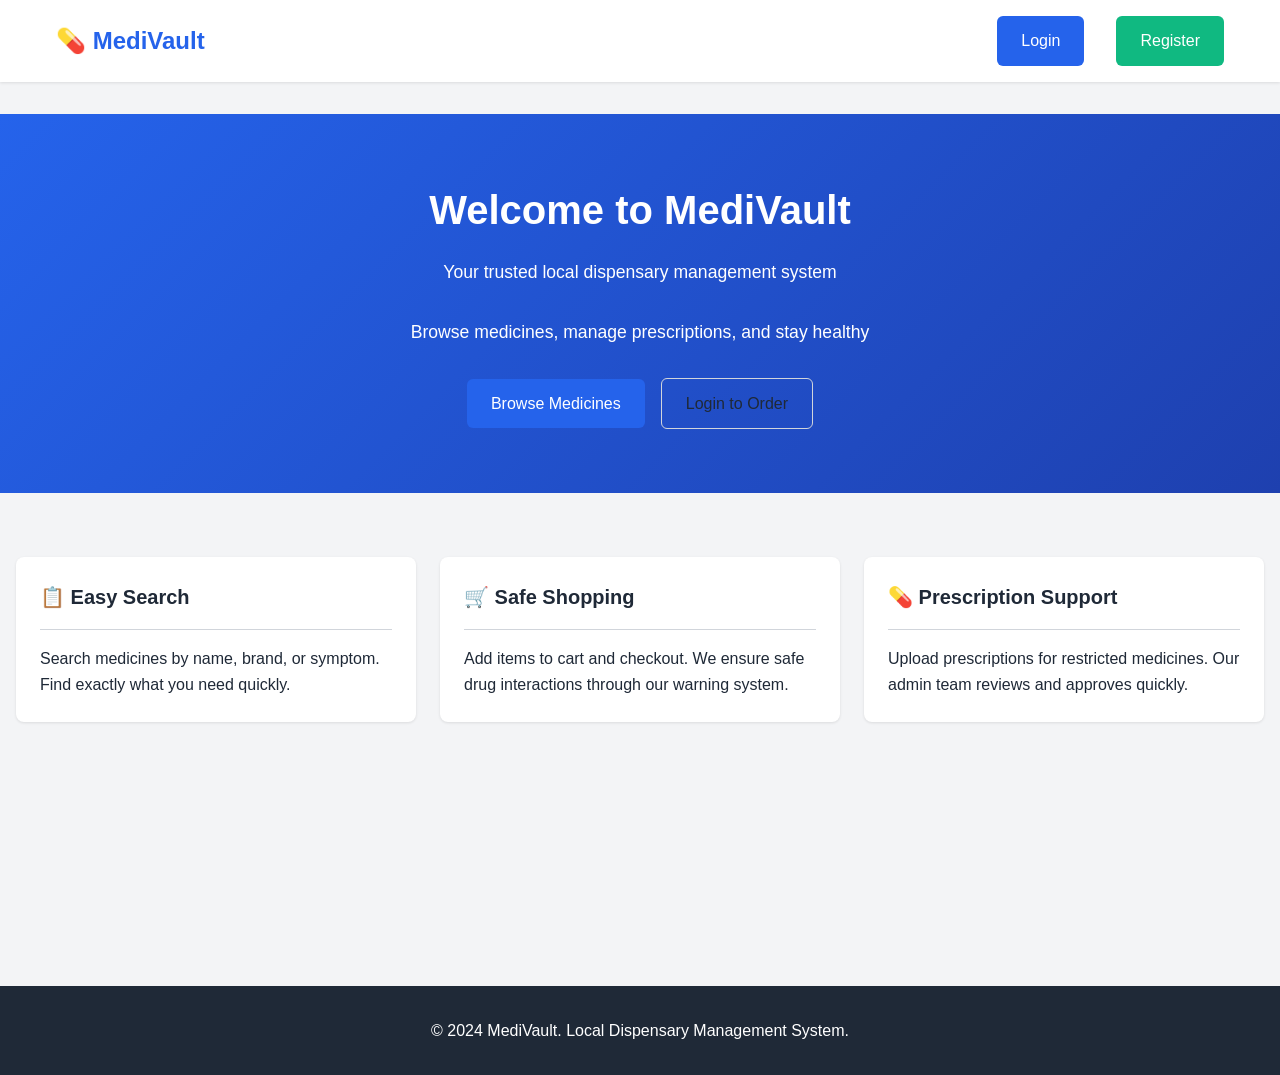
<file: Frontend/index.html>
<!DOCTYPE html>
<html lang="en">
<head>
    <meta charset="UTF-8">
    <meta name="viewport" content="width=device-width, initial-scale=1.0">
    <title>MediVault - Local Dispensary Management</title>
    <link rel="stylesheet" href="/Frontend/styles/main.css">
    <link rel="stylesheet" href="/Frontend/styles/responsive.css">
</head>
<body>
    <header>
        <div class="container">
            <a href="/" class="logo">💊 MediVault</a>
            <nav id="user-menu">
                <a href="/Frontend/pages/login.html" class="btn btn-primary">Login</a>
                <a href="/Frontend/pages/register.html" class="btn btn-secondary">Register</a>
            </nav>
        </div>
    </header>

    <main>
        <section class="hero">
            <div class="container">
                <h1>Welcome to MediVault</h1>
                <p>Your trusted local dispensary management system</p>
                <p>Browse medicines, manage prescriptions, and stay healthy</p>
                <div class="gap-2 flex-center">
                    <a href="/Frontend/pages/search.html" class="btn btn-primary">Browse Medicines</a>
                    <a href="/Frontend/pages/login.html" class="btn btn-outline">Login to Order</a>
                </div>
            </div>
        </section>

        <section class="container" style="margin-top: 4rem;">
            <div class="grid grid-3">
                <div class="card">
                    <div class="card-header">📋 Easy Search</div>
                    <p>Search medicines by name, brand, or symptom. Find exactly what you need quickly.</p>
                </div>
                <div class="card">
                    <div class="card-header">🛒 Safe Shopping</div>
                    <p>Add items to cart and checkout. We ensure safe drug interactions through our warning system.</p>
                </div>
                <div class="card">
                    <div class="card-header">💊 Prescription Support</div>
                    <p>Upload prescriptions for restricted medicines. Our admin team reviews and approves quickly.</p>
                </div>
            </div>
        </section>
    </main>

    <footer>
        <p>&copy; 2024 MediVault. Local Dispensary Management System.</p>
    </footer>

    <script src="/Frontend/scripts/utils.js"></script>
    <script src="/Frontend/scripts/auth.js"></script>
</body>
</html>
</file>
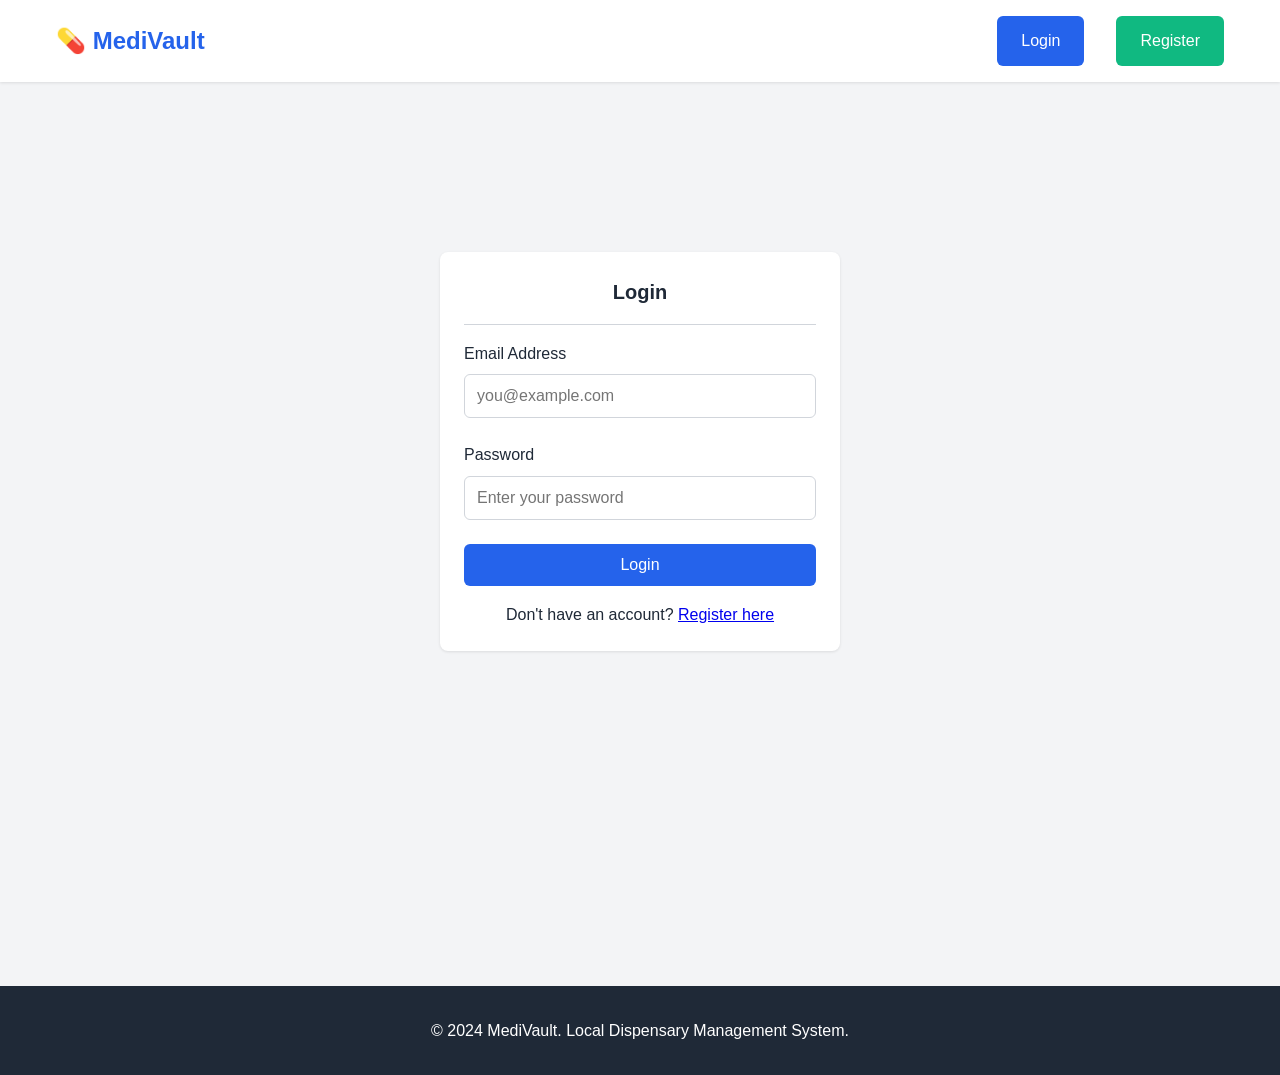
<file: Frontend/pages/cart.html>
<!DOCTYPE html>
<html lang="en">
<head>
    <meta charset="UTF-8">
    <meta name="viewport" content="width=device-width, initial-scale=1.0">
    <title>Shopping Cart - MediVault</title>
    <link rel="stylesheet" href="/Frontend/styles/main.css">
    <link rel="stylesheet" href="/Frontend/styles/responsive.css">
</head>
<body>
    <header>
        <div class="container">
            <a href="/" class="logo">💊 MediVault</a>
            <nav id="user-menu"></nav>
        </div>
    </header>

    <main>
        <div class="container" style="padding: 2rem 0;">
            <h1>Shopping Cart</h1>

            <!-- CRITICAL: Drug Conflict Warnings -->
            <div id="conflict-warnings"></div>

            <div class="card">
                <div id="cart-items">
                    <!-- Cart items will be loaded here -->
                </div>

                <div style="margin-top: 2rem; padding-top: 2rem; border-top: 1px solid #d1d5db;">
                    <div class="flex-between" style="font-size: 1.25rem; margin-bottom: 1.5rem;">
                        <strong>Cart Total:</strong>
                        <strong id="cart-total">$0.00</strong>
                    </div>

                    <div class="flex gap-2">
                        <a href="/Frontend/pages/search.html" class="btn btn-outline">Continue Shopping</a>
                        <button id="checkout-btn" class="btn btn-primary" onclick="goToCheckout()">Proceed to Checkout</button>
                    </div>
                </div>
            </div>
        </div>
    </main>

    <footer>
        <p>&copy; 2024 MediVault. Local Dispensary Management System.</p>
    </footer>

    <script src="/Frontend/scripts/utils.js"></script>
    <script src="/Frontend/scripts/api.js"></script>
    <script src="/Frontend/scripts/auth.js"></script>
    <script src="/Frontend/scripts/cart.js"></script>

    <script>
        Auth.redirectIfNotAuthenticated();

        async function loadCart() {
            try {
                await Cart.loadCart();
                displayCart();
            } catch (error) {
                Utils.showNotification('Failed to load cart', 'error');
            }
        }

        function displayCart() {
            const cartItems = document.getElementById('cart-items');
            const cartTotal = document.getElementById('cart-total');

            if (!Cart.currentCart || Cart.currentCart.items.length === 0) {
                cartItems.innerHTML = '<p>Your cart is empty</p>';
                cartTotal.textContent = '$0.00';
                document.getElementById('checkout-btn').disabled = true;
                return;
            }

            let html = '<table><thead><tr><th>Medicine</th><th>Brand</th><th>Price</th><th>Quantity</th><th>Total</th><th>Action</th></tr></thead><tbody>';

            Cart.currentCart.items.forEach(item => {
                const total = (item.price * item.quantity).toFixed(2);
                html += `
                    <tr>
                        <td><strong>${item.name}</strong></td>
                        <td>${item.brand}</td>
                        <td>${Utils.formatCurrency(item.price)}</td>
                        <td>${item.quantity}</td>
                        <td>${Utils.formatCurrency(total)}</td>
                        <td>
                            <button class="btn btn-danger" onclick="removeItem(${item.order_item_id})">Remove</button>
                        </td>
                    </tr>
                `;
            });

            html += '</tbody></table>';
            cartItems.innerHTML = html;
            cartTotal.textContent = Utils.formatCurrency(Cart.currentCart.cart_total);

            // Enable/disable checkout button based on conflicts
            const checkoutBtn = document.getElementById('checkout-btn');
            if (Cart.hasConflicts()) {
                checkoutBtn.disabled = true;
                checkoutBtn.title = 'Please resolve conflicts before checkout';
            } else {
                checkoutBtn.disabled = false;
                checkoutBtn.title = '';
            }
        }

        async function removeItem(itemId) {
            if (confirm('Remove this item from cart?')) {
                await Cart.removeFromCart(itemId);
                displayCart();
            }
        }

        function goToCheckout() {
            if (Cart.hasConflicts()) {
                Utils.showNotification('Please resolve conflicts before checkout', 'error');
                return;
            }

            // Store order ID for checkout page
            localStorage.setItem('checkout_order_id', Cart.currentCart.order_id);
            window.location.href = '/Frontend/pages/checkout.html';
        }

        // Load cart on page load
        document.addEventListener('DOMContentLoaded', () => {
            loadCart();
        });
    </script>
</body>
</html>
</file>
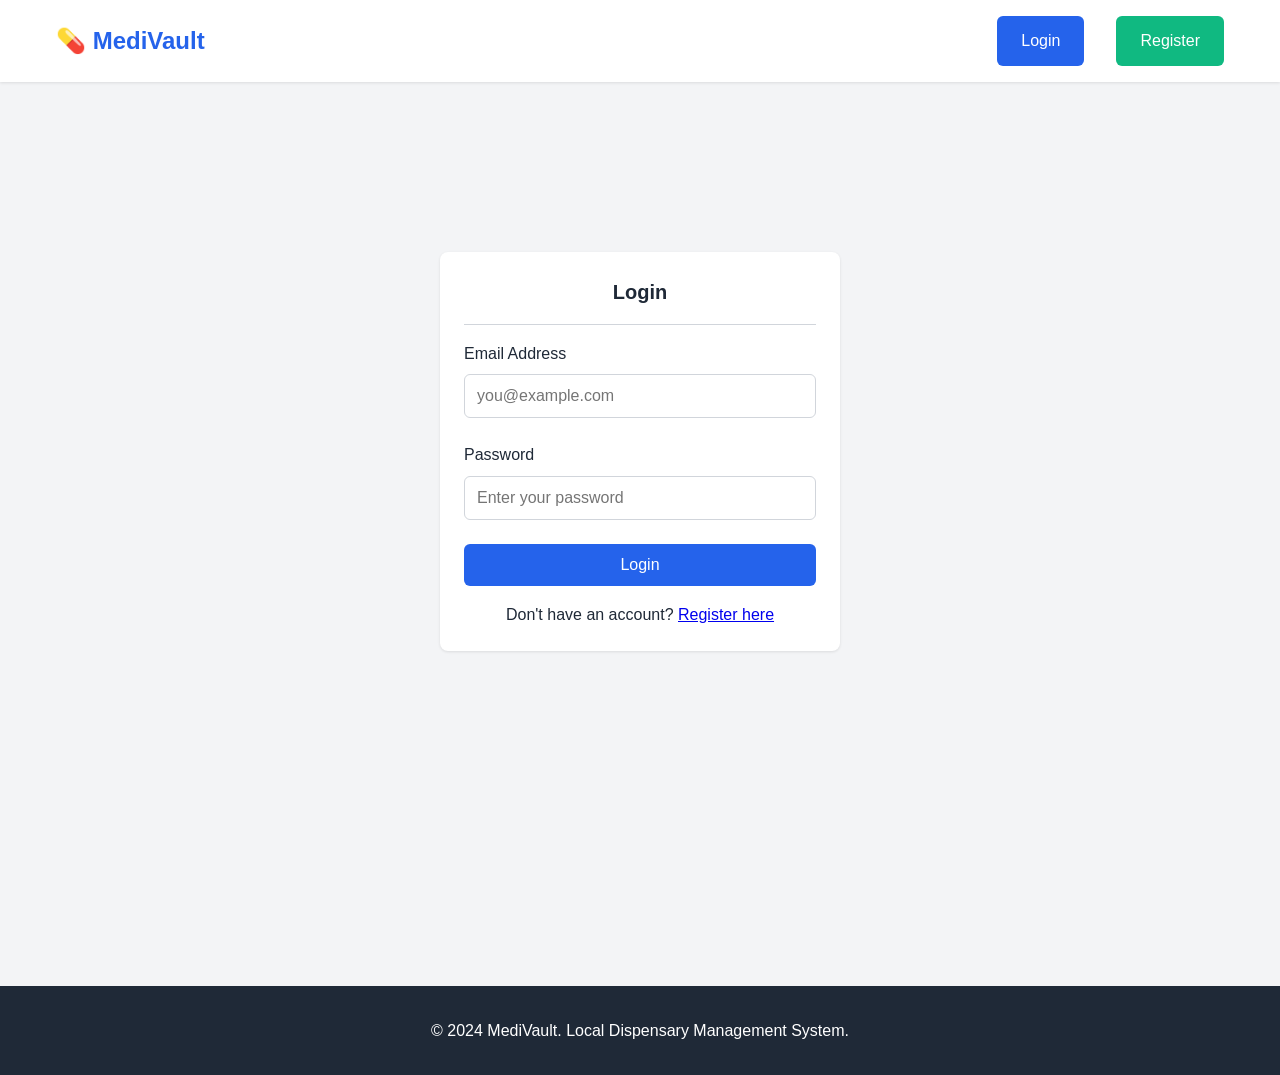
<file: Frontend/pages/checkout.html>
<!DOCTYPE html>
<html lang="en">
<head>
    <meta charset="UTF-8">
    <meta name="viewport" content="width=device-width, initial-scale=1.0">
    <title>Checkout - MediVault</title>
    <link rel="stylesheet" href="/Frontend/styles/main.css">
    <link rel="stylesheet" href="/Frontend/styles/responsive.css">
</head>
<body>
    <header>
        <div class="container">
            <a href="/" class="logo">💊 MediVault</a>
            <nav id="user-menu"></nav>
        </div>
    </header>

    <main>
        <div class="container" style="padding: 2rem 0;">
            <h1>Checkout</h1>

            <div class="grid grid-2">
                <div class="card">
                    <div class="card-header">Order Summary</div>
                    <div id="order-summary">
                        <!-- Items will be loaded here -->
                    </div>
                </div>

                <div class="card">
                    <div class="card-header">Prescription Upload</div>
                    <div id="prescription-section">
                        <!-- Will be shown if prescription required -->
                    </div>

                    <div style="margin-top: 2rem;">
                        <button id="place-order-btn" class="btn btn-primary" style="width: 100%;" onclick="placeOrder()">
                            Place Order
                        </button>
                    </div>
                </div>
            </div>

            <div id="order-success" class="alert alert-success hidden" style="margin-top: 2rem;">
                <strong>Order Placed Successfully!</strong>
                <p>Your order ID: <strong id="order-id"></strong></p>
                <p>Status: <span id="order-status"></span></p>
                <a href="/Frontend/pages/order-history.html" class="btn btn-primary" style="margin-top: 1rem;">View Orders</a>
            </div>
        </div>
    </main>

    <footer>
        <p>&copy; 2024 MediVault. Local Dispensary Management System.</p>
    </footer>

    <script src="/Frontend/scripts/utils.js"></script>
    <script src="/Frontend/scripts/api.js"></script>
    <script src="/Frontend/scripts/auth.js"></script>
    <script src="/Frontend/scripts/cart.js"></script>

    <script>
        Auth.redirectIfNotAuthenticated();

        let requiresPrescription = false;
        let orderId = null;

        async function loadCheckoutData() {
            try {
                orderId = localStorage.getItem('checkout_order_id');
                if (!orderId) {
                    window.location.href = '/Frontend/pages/cart.html';
                    return;
                }

                const order = await API.getOrder(orderId);

                if (order.success) {
                    displayOrderSummary(order.data);

                    // Check if any item requires prescription
                    checkPrescriptionRequirement(order.data.items);
                }
            } catch (error) {
                Utils.showNotification('Failed to load order', 'error');
                window.location.href = '/Frontend/pages/cart.html';
            }
        }

        function displayOrderSummary(order) {
            const summary = document.getElementById('order-summary');
            let html = '<table><thead><tr><th>Medicine</th><th>Qty</th><th>Price</th><th>Total</th></tr></thead><tbody>';

            order.items.forEach(item => {
                const total = (item.price * item.quantity).toFixed(2);
                html += `
                    <tr>
                        <td>${item.name}</td>
                        <td>${item.quantity}</td>
                        <td>${Utils.formatCurrency(item.price)}</td>
                        <td>${Utils.formatCurrency(total)}</td>
                    </tr>
                `;
            });

            html += '</tbody></table>';
            html += `<div style="margin-top: 1rem; text-align: right;"><strong>Total: ${Utils.formatCurrency(order.total)}</strong></div>`;

            summary.innerHTML = html;
        }

        function checkPrescriptionRequirement(items) {
            // In a real implementation, check if any item requires prescription
            // For now, we'll assume if user has items with prescription_required field set
            requiresPrescription = items.some(item => item.prescription_required);

            const prescSection = document.getElementById('prescription-section');

            if (requiresPrescription) {
                prescSection.innerHTML = `
                    <p class="alert alert-warning">
                        <strong>⚠️ Important:</strong> Some items in your order require a valid prescription.
                    </p>
                    <div class="form-group">
                        <label for="prescription-file">Upload Prescription Image (JPEG/PNG)</label>
                        <input type="file" id="prescription-file" name="prescription" accept="image/jpeg,image/png" required>
                        <small>Max size: 5MB. Must be a clear photo of your prescription.</small>
                    </div>
                    <div id="file-preview"></div>
                `;

                // Handle file preview
                document.getElementById('prescription-file').addEventListener('change', (e) => {
                    const file = e.target.files[0];
                    if (file) {
                        const reader = new FileReader();
                        reader.onload = (event) => {
                            document.getElementById('file-preview').innerHTML = `
                                <img src="${event.target.result}" style="max-width: 200px; margin-top: 1rem; border: 1px solid #d1d5db; border-radius: 0.375rem;">
                            `;
                        };
                        reader.readAsDataURL(file);
                    }
                });
            } else {
                prescSection.innerHTML = '<p class="alert alert-success">✓ No prescription required for this order</p>';
            }
        }

        async function placeOrder() {
            const btn = document.getElementById('place-order-btn');
            btn.disabled = true;
            btn.textContent = 'Processing...';

            try {
                let formData = new FormData();
                formData.append('order_id', orderId);

                if (requiresPrescription) {
                    const prescFile = document.getElementById('prescription-file');
                    if (!prescFile.files[0]) {
                        Utils.showNotification('Please upload a prescription image', 'error');
                        btn.disabled = false;
                        btn.textContent = 'Place Order';
                        return;
                    }

                    // Validate file
                    const file = prescFile.files[0];
                    if (file.size > 5242880) {
                        Utils.showNotification('File size exceeds 5MB limit', 'error');
                        btn.disabled = false;
                        btn.textContent = 'Place Order';
                        return;
                    }

                    if (!['image/jpeg', 'image/png'].includes(file.type)) {
                        Utils.showNotification('Only JPEG and PNG files are allowed', 'error');
                        btn.disabled = false;
                        btn.textContent = 'Place Order';
                        return;
                    }

                    formData.append('prescription', file);
                }

                // Make the checkout request
                const token = Utils.getToken();
                const headers = {};
                if (token) {
                    headers['Authorization'] = `Bearer ${token}`;
                }

                const response = await fetch(API.BASE_URL + '/orders/checkout.php', {
                    method: 'POST',
                    headers,
                    body: formData
                });

                const result = await response.json();

                if (result.success) {
                    // Clear checkout order ID
                    localStorage.removeItem('checkout_order_id');

                    // Show success message
                    document.querySelector('.card').style.display = 'none';
                    const successDiv = document.getElementById('order-success');
                    successDiv.classList.remove('hidden');
                    document.getElementById('order-id').textContent = result.data.order_id;
                    document.getElementById('order-status').textContent = result.data.status;

                    Utils.showNotification('Order placed successfully!', 'success');
                } else {
                    Utils.showNotification(result.error || 'Failed to place order', 'error');
                    btn.disabled = false;
                    btn.textContent = 'Place Order';
                }
            } catch (error) {
                Utils.showNotification('Error placing order: ' + error.message, 'error');
                btn.disabled = false;
                btn.textContent = 'Place Order';
            }
        }

        // Load checkout data on page load
        document.addEventListener('DOMContentLoaded', () => {
            loadCheckoutData();
        });
    </script>
</body>
</html>
</file>
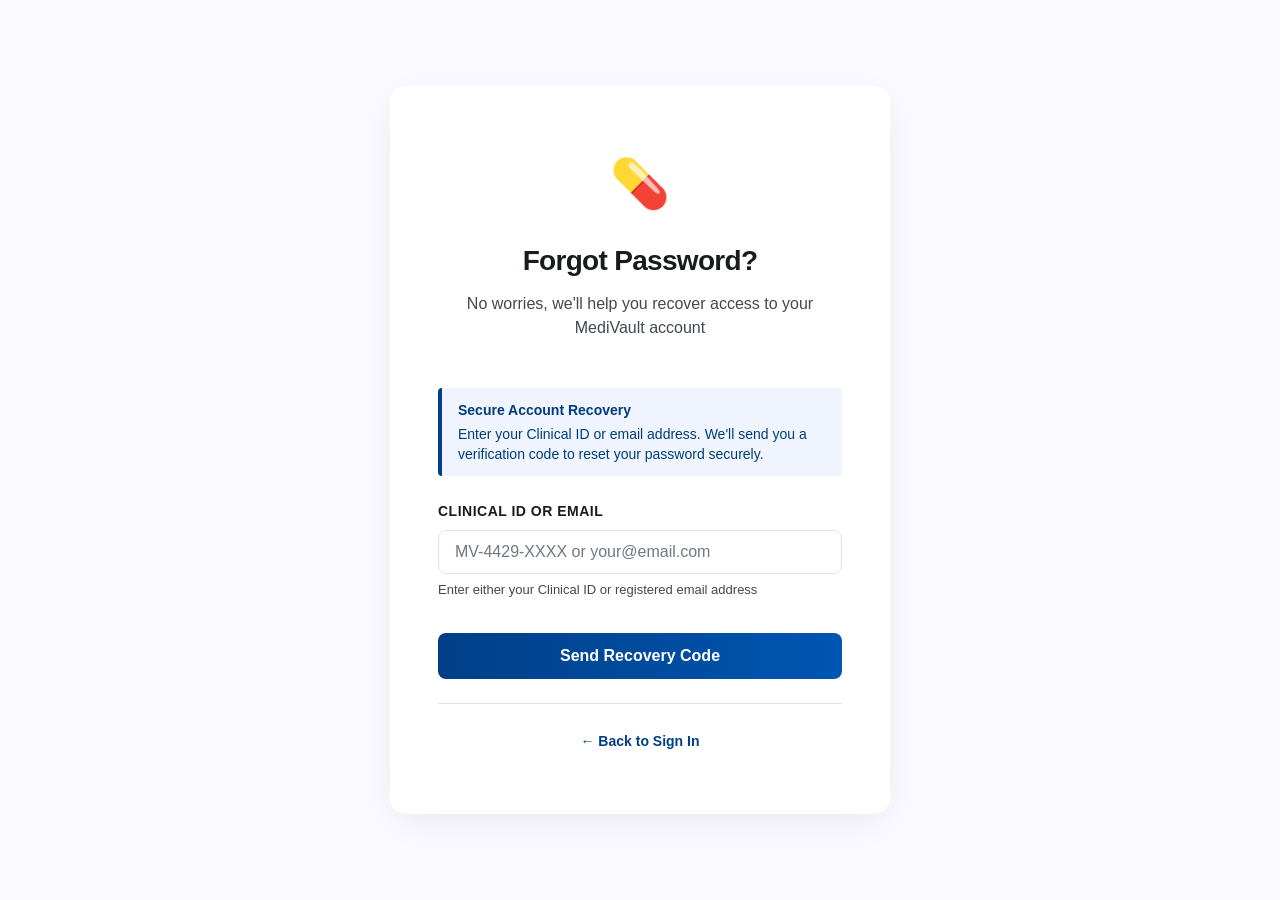
<file: Frontend/pages/forgot-password.html>
<!DOCTYPE html>
<html lang="en">
<head>
    <meta charset="UTF-8">
    <meta name="viewport" content="width=device-width, initial-scale=1.0">
    <title>Forgot Password - MediVault</title>
    <link rel="stylesheet" href="/Frontend/styles/main.css">
    <link rel="stylesheet" href="/Frontend/styles/responsive.css">
    <style>
        :root {
            --primary-blue: #003f87;
            --dark-text: #191c1e;
        }

        body {
            background: #f9f9ff;
            display: flex;
            align-items: center;
            justify-content: center;
            min-height: 100vh;
            padding: 24px;
        }

        .auth-container {
            background: white;
            border-radius: 16px;
            box-shadow: 0 10px 40px -10px rgba(0, 0, 0, 0.1);
            max-width: 500px;
            width: 100%;
            padding: 60px 48px;
            position: relative;
        }

        .auth-header {
            text-align: center;
            margin-bottom: 48px;
        }

        .auth-logo {
            font-size: 48px;
            margin-bottom: 16px;
        }

        .auth-header h1 {
            font-size: 28px;
            font-weight: 700;
            color: var(--dark-text);
            margin: 0 0 8px;
            letter-spacing: -0.7px;
        }

        .auth-header p {
            color: #424752;
            font-size: 16px;
            margin: 0;
            line-height: 24px;
        }

        .form-group {
            margin-bottom: 24px;
        }

        .form-group label {
            display: block;
            font-size: 14px;
            font-weight: 600;
            color: var(--dark-text);
            margin-bottom: 8px;
            text-transform: uppercase;
            letter-spacing: 0.5px;
        }

        .form-group input,
        .form-group select {
            width: 100%;
            padding: 12px 16px;
            border: 1px solid #e1e2ea;
            border-radius: 8px;
            font-size: 16px;
            color: var(--dark-text);
            font-family: 'Inter', sans-serif;
            transition: border-color 0.3s;
        }

        .form-group input::placeholder {
            color: #727784;
        }

        .form-group input:focus,
        .form-group select:focus {
            outline: none;
            border-color: var(--primary-blue);
            box-shadow: 0 0 0 3px rgba(0, 63, 135, 0.1);
        }

        .form-help-text {
            font-size: 13px;
            color: #424752;
            margin-top: 6px;
        }

        .submit-btn {
            width: 100%;
            padding: 14px;
            background: linear-gradient(to right, #003f87, #0056b3);
            color: white;
            border: none;
            border-radius: 8px;
            font-size: 16px;
            font-weight: 600;
            cursor: pointer;
            transition: all 0.3s;
            margin-top: 8px;
        }

        .submit-btn:hover {
            transform: translateY(-2px);
            box-shadow: 0 10px 20px -5px rgba(0, 63, 135, 0.3);
        }

        .submit-btn:disabled {
            opacity: 0.6;
            cursor: not-allowed;
            transform: none;
        }

        .back-link {
            text-align: center;
            margin-top: 24px;
            padding-top: 24px;
            border-top: 1px solid #e1e2ea;
        }

        .back-link a {
            color: var(--primary-blue);
            text-decoration: none;
            font-weight: 600;
            font-size: 14px;
        }

        .back-link a:hover {
            text-decoration: underline;
        }

        .info-box {
            background: #f0f4ff;
            border-left: 4px solid var(--primary-blue);
            padding: 12px 16px;
            border-radius: 4px;
            margin-bottom: 24px;
            font-size: 14px;
            color: #003d7a;
            line-height: 20px;
        }

        .info-box strong {
            display: block;
            margin-bottom: 4px;
        }

        @media (max-width: 480px) {
            .auth-container {
                padding: 40px 24px;
            }

            .auth-header h1 {
                font-size: 24px;
            }
        }
    </style>
</head>
<body>
    <div class="auth-container">
        <div class="auth-header">
            <div class="auth-logo">💊</div>
            <h1>Forgot Password?</h1>
            <p>No worries, we'll help you recover access to your MediVault account</p>
        </div>

        <div class="info-box">
            <strong>Secure Account Recovery</strong>
            Enter your Clinical ID or email address. We'll send you a verification code to reset your password securely.
        </div>

        <form id="forgot-form">
            <div class="form-group">
                <label for="clinical-id">Clinical ID or Email</label>
                <input
                    type="text"
                    id="clinical-id"
                    name="clinical_id"
                    placeholder="MV-4429-XXXX or your@email.com"
                    required
                >
                <p class="form-help-text">Enter either your Clinical ID or registered email address</p>
            </div>

            <button type="submit" class="submit-btn">Send Recovery Code</button>
        </form>

        <div class="back-link">
            <a href="/Frontend/pages/login-new.html">← Back to Sign In</a>
        </div>
    </div>

    <script src="/Frontend/scripts/utils.js"></script>
    <script src="/Frontend/scripts/api.js"></script>

    <script>
        document.getElementById('forgot-form').addEventListener('submit', async (e) => {
            e.preventDefault();

            const clinicalId = document.getElementById('clinical-id').value.trim();

            if (!clinicalId) {
                Utils.showNotification('Please enter your Clinical ID or email', 'error');
                return;
            }

            try {
                const btn = document.querySelector('.submit-btn');
                btn.disabled = true;
                btn.textContent = 'Sending recovery code...';

                // Store the clinical ID for next step
                sessionStorage.setItem('recovery_clinical_id', clinicalId);

                // Show success message
                Utils.showNotification('Recovery code sent! Check your email.', 'success');

                // Redirect to OTP verification after 2 seconds
                setTimeout(() => {
                    window.location.href = '/Frontend/pages/otp-verification.html';
                }, 2000);

            } catch (error) {
                Utils.showNotification('Failed to send recovery code. Please try again.', 'error');
                document.querySelector('.submit-btn').disabled = false;
                document.querySelector('.submit-btn').textContent = 'Send Recovery Code';
            }
        });
    </script>
</body>
</html>
</file>
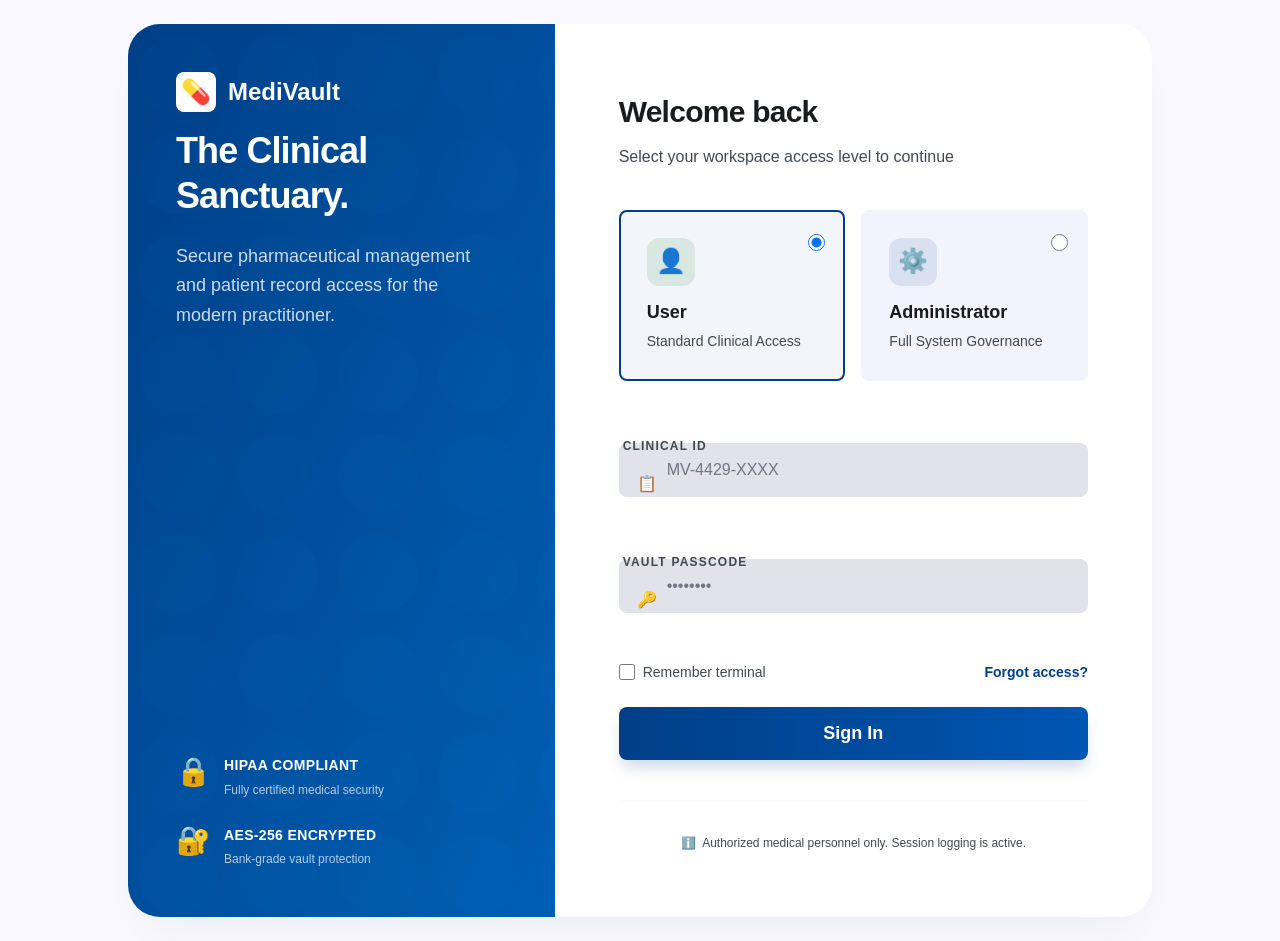
<file: Frontend/pages/login-new.html>
<!DOCTYPE html>
<html lang="en">
<head>
    <meta charset="UTF-8">
    <meta name="viewport" content="width=device-width, initial-scale=1.0">
    <title>Login - MediVault</title>
    <link rel="stylesheet" href="/Frontend/styles/main.css">
    <link rel="stylesheet" href="/Frontend/styles/responsive.css">
    <style>
        :root {
            --primary-blue: #003f87;
            --dark-text: #191c1e;
        }

        body {
            background: #f9f9ff;
            display: flex;
            align-items: center;
            justify-content: center;
            min-height: 100vh;
            padding: 24px;
        }

        .login-container {
            background: #f2f3fc;
            border-radius: 32px;
            box-shadow: 0 25px 50px -12px rgba(25,28,33,0.05);
            overflow: hidden;
            max-width: 1024px;
            width: 100%;
            display: grid;
            grid-template-columns: 1fr 1.4fr;
            min-height: 857px;
        }

        /* Left Panel - Branding */
        .login-left {
            background: var(--primary-blue);
            background: linear-gradient(116.47deg, #003f87 0%, #005eb3 100%);
            padding: 48px;
            display: flex;
            flex-direction: column;
            justify-content: space-between;
            position: relative;
            color: white;
        }

        .login-left::before {
            content: '';
            position: absolute;
            inset: 0;
            background-image: url('data:image/svg+xml;utf8,<svg xmlns="http://www.w3.org/2000/svg" width="100%" height="100%"><defs><pattern id="pattern" width="100" height="100" patternUnits="userSpaceOnUse"><circle cx="50" cy="50" r="40" fill="rgba(255,255,255,0.1)"/></pattern></defs><rect fill="url(%23pattern)" width="100%" height="100%"/></svg>');
            opacity: 0.2;
            mix-blend-mode: overlay;
        }

        .login-left > * {
            position: relative;
            z-index: 1;
        }

        .login-logo {
            display: flex;
            align-items: center;
            gap: 12px;
            margin-bottom: 16px;
        }

        .login-logo span {
            background: white;
            width: 40px;
            height: 40px;
            border-radius: 8px;
            display: flex;
            align-items: center;
            justify-content: center;
            font-size: 24px;
        }

        .login-logo h2 {
            font-size: 24px;
            font-weight: 900;
            margin: 0;
        }

        .login-heading {
            margin: 16px 0 0;
        }

        .login-heading h1 {
            font-size: 36px;
            font-weight: 800;
            margin: 0;
            line-height: 45px;
            letter-spacing: -0.9px;
        }

        .login-description {
            margin-top: 24px;
            font-size: 18px;
            line-height: 29.25px;
            opacity: 0.8;
            max-width: 320px;
        }

        .login-trust-items {
            display: flex;
            flex-direction: column;
            gap: 24px;
        }

        .trust-item {
            display: flex;
            gap: 16px;
        }

        .trust-item-icon {
            width: 32px;
            height: 36px;
            flex-shrink: 0;
            font-size: 28px;
            display: flex;
            align-items: center;
        }

        .trust-item-content h4 {
            font-size: 14px;
            font-weight: 600;
            text-transform: uppercase;
            letter-spacing: 0.35px;
            margin: 0 0 4px;
        }

        .trust-item-content p {
            font-size: 12px;
            opacity: 0.7;
            margin: 0;
        }

        /* Right Panel - Login Form */
        .login-right {
            background: white;
            padding: 64px;
            display: flex;
            flex-direction: column;
            justify-content: center;
        }

        .login-right h2 {
            font-size: 30px;
            font-weight: 600;
            color: var(--dark-text);
            margin: 0 0 8px;
            letter-spacing: -0.75px;
        }

        .login-right > p {
            color: #424752;
            font-size: 16px;
            margin: 0 0 40px;
        }

        /* Role Selector */
        .role-selector {
            display: grid;
            grid-template-columns: 1fr 1fr;
            gap: 16px;
            margin-bottom: 40px;
        }

        .role-card {
            border: 2px solid transparent;
            border-radius: 8px;
            padding: 26px;
            cursor: pointer;
            transition: all 0.3s;
            position: relative;
        }

        .role-card.user {
            background: rgba(0,63,135,0.05);
            border-color: var(--primary-blue);
        }

        .role-card.admin {
            background: #f2f3fc;
            border-color: transparent;
        }

        .role-card input[type="radio"] {
            position: absolute;
            right: 18px;
            top: 22px;
            width: 17px;
            height: 17px;
            cursor: pointer;
        }

        .role-icon {
            width: 48px;
            height: 48px;
            border-radius: 12px;
            display: flex;
            align-items: center;
            justify-content: center;
            font-size: 24px;
            margin-bottom: 12px;
        }

        .role-card.user .role-icon {
            background: rgba(0,110,37,0.1);
        }

        .role-card.admin .role-icon {
            background: rgba(0,63,135,0.1);
        }

        .role-card h3 {
            font-size: 18px;
            font-weight: 600;
            margin: 12px 0 4px;
            color: var(--dark-text);
        }

        .role-card p {
            font-size: 14px;
            color: #424752;
            margin: 0;
        }

        /* Login Form */
        .login-form {
            display: flex;
            flex-direction: column;
            gap: 24px;
            margin-bottom: 40px;
        }

        .form-group {
            position: relative;
        }

        .form-group label {
            position: absolute;
            top: 8px;
            left: 4px;
            font-size: 12px;
            font-weight: 600;
            color: #424752;
            text-transform: uppercase;
            letter-spacing: 1.2px;
            z-index: 1;
        }

        .form-group input {
            width: 100%;
            padding: 18px 16px 18px 48px;
            border: none;
            border-radius: 8px;
            background: #e1e2ea;
            font-size: 16px;
            color: #727784;
            margin-top: 14px;
            font-family: 'Inter', sans-serif;
        }

        .form-group input::placeholder {
            color: #727784;
        }

        .form-group-icon {
            position: absolute;
            left: 18px;
            top: 42px;
            width: 16px;
            font-size: 16px;
            z-index: 2;
        }

        /* Remember & Forgot */
        .form-options {
            display: flex;
            justify-content: space-between;
            align-items: center;
            font-size: 14px;
        }

        .remember-me {
            display: flex;
            align-items: center;
            gap: 8px;
            cursor: pointer;
        }

        .remember-me input[type="checkbox"] {
            width: 16px;
            height: 16px;
            cursor: pointer;
        }

        .remember-me label {
            cursor: pointer;
            color: #424752;
            font-weight: 500;
            margin: 0;
        }

        .forgot-password {
            color: var(--primary-blue);
            text-decoration: none;
            font-weight: 600;
        }

        .forgot-password:hover {
            text-decoration: underline;
        }

        /* Login Button */
        .login-btn {
            background: linear-gradient(to right, #003f87, #0056b3);
            color: white;
            border: none;
            padding: 16px;
            border-radius: 8px;
            font-size: 18px;
            font-weight: 600;
            cursor: pointer;
            transition: all 0.3s;
            box-shadow: 0 10px 15px -3px rgba(0,63,135,0.2);
        }

        .login-btn:hover {
            transform: translateY(-2px);
            box-shadow: 0 15px 25px -3px rgba(0,63,135,0.3);
        }

        /* Footer Help */
        .login-footer {
            border-top: 1px solid rgba(194,198,212,0.1);
            padding-top: 33px;
            text-align: center;
            font-size: 12px;
            color: #424752;
        }

        .login-footer::before {
            content: 'ℹ️';
            margin-right: 4px;
        }

        /* Responsive */
        @media (max-width: 768px) {
            .login-container {
                grid-template-columns: 1fr;
                min-height: auto;
            }

            .login-left {
                display: none;
            }

            .login-right {
                padding: 48px 24px;
            }

            .role-selector {
                grid-template-columns: 1fr;
            }
        }
    </style>
</head>
<body>
    <div class="login-container">
        <!-- Left Panel -->
        <div class="login-left">
            <div>
                <div class="login-logo">
                    <span>💊</span>
                    <h2>MediVault</h2>
                </div>
                <div class="login-heading">
                    <h1>The Clinical<br>Sanctuary.</h1>
                </div>
                <p class="login-description">
                    Secure pharmaceutical management and patient record access for the modern practitioner.
                </p>
            </div>

            <div class="login-trust-items">
                <div class="trust-item">
                    <div class="trust-item-icon">🔒</div>
                    <div class="trust-item-content">
                        <h4>HIPAA Compliant</h4>
                        <p>Fully certified medical security</p>
                    </div>
                </div>

                <div class="trust-item">
                    <div class="trust-item-icon">🔐</div>
                    <div class="trust-item-content">
                        <h4>AES-256 Encrypted</h4>
                        <p>Bank-grade vault protection</p>
                    </div>
                </div>
            </div>
        </div>

        <!-- Right Panel -->
        <div class="login-right">
            <h2>Welcome back</h2>
            <p>Select your workspace access level to continue</p>

            <!-- Role Selection -->
            <div class="role-selector">
                <label class="role-card user">
                    <input type="radio" name="role" value="user" checked>
                    <div class="role-icon">👤</div>
                    <h3>User</h3>
                    <p>Standard Clinical Access</p>
                </label>

                <label class="role-card admin">
                    <input type="radio" name="role" value="admin">
                    <div class="role-icon">⚙️</div>
                    <h3>Administrator</h3>
                    <p>Full System Governance</p>
                </label>
            </div>

            <!-- Login Form -->
            <form class="login-form" id="login-form">
                <div class="form-group">
                    <label for="email">Clinical ID</label>
                    <input type="email" id="email" name="email" placeholder="MV-4429-XXXX" required>
                    <div class="form-group-icon">📋</div>
                </div>

                <div class="form-group">
                    <label for="password">Vault Passcode</label>
                    <input type="password" id="password" name="password" placeholder="••••••••" required>
                    <div class="form-group-icon">🔑</div>
                </div>

                <!-- Remember & Forgot -->
                <div class="form-options">
                    <div class="remember-me">
                        <input type="checkbox" id="remember" name="remember">
                        <label for="remember">Remember terminal</label>
                    </div>
                    <a href="/Frontend/pages/forgot-password.html" class="forgot-password">Forgot access?</a>
                </div>

                <button type="submit" class="login-btn">Sign In</button>
            </form>

            <!-- Footer Help -->
            <div class="login-footer">
                Authorized medical personnel only. Session logging is active.
            </div>
        </div>
    </div>

    <script src="/Frontend/scripts/utils.js"></script>
    <script src="/Frontend/scripts/api.js"></script>
    <script src="/Frontend/scripts/auth.js"></script>

    <script>
        Auth.redirectIfAuthenticated();

        document.getElementById('login-form').addEventListener('submit', async (e) => {
            e.preventDefault();

            const email = document.getElementById('email').value;
            const password = document.getElementById('password').value;
            const role = document.querySelector('input[name="role"]:checked').value;

            if (!email || !password) {
                Utils.showNotification('Please fill in all fields', 'error');
                return;
            }

            try {
                const submitBtn = document.querySelector('.login-btn');
                submitBtn.disabled = true;
                submitBtn.textContent = 'Signing in...';

                await Auth.handleLogin(email, password);
            } catch (error) {
                Utils.showNotification('Login failed: Invalid credentials', 'error');
                document.querySelector('.login-btn').disabled = false;
                document.querySelector('.login-btn').textContent = 'Sign In';
            }
        });
    </script>
</body>
</html>
</file>
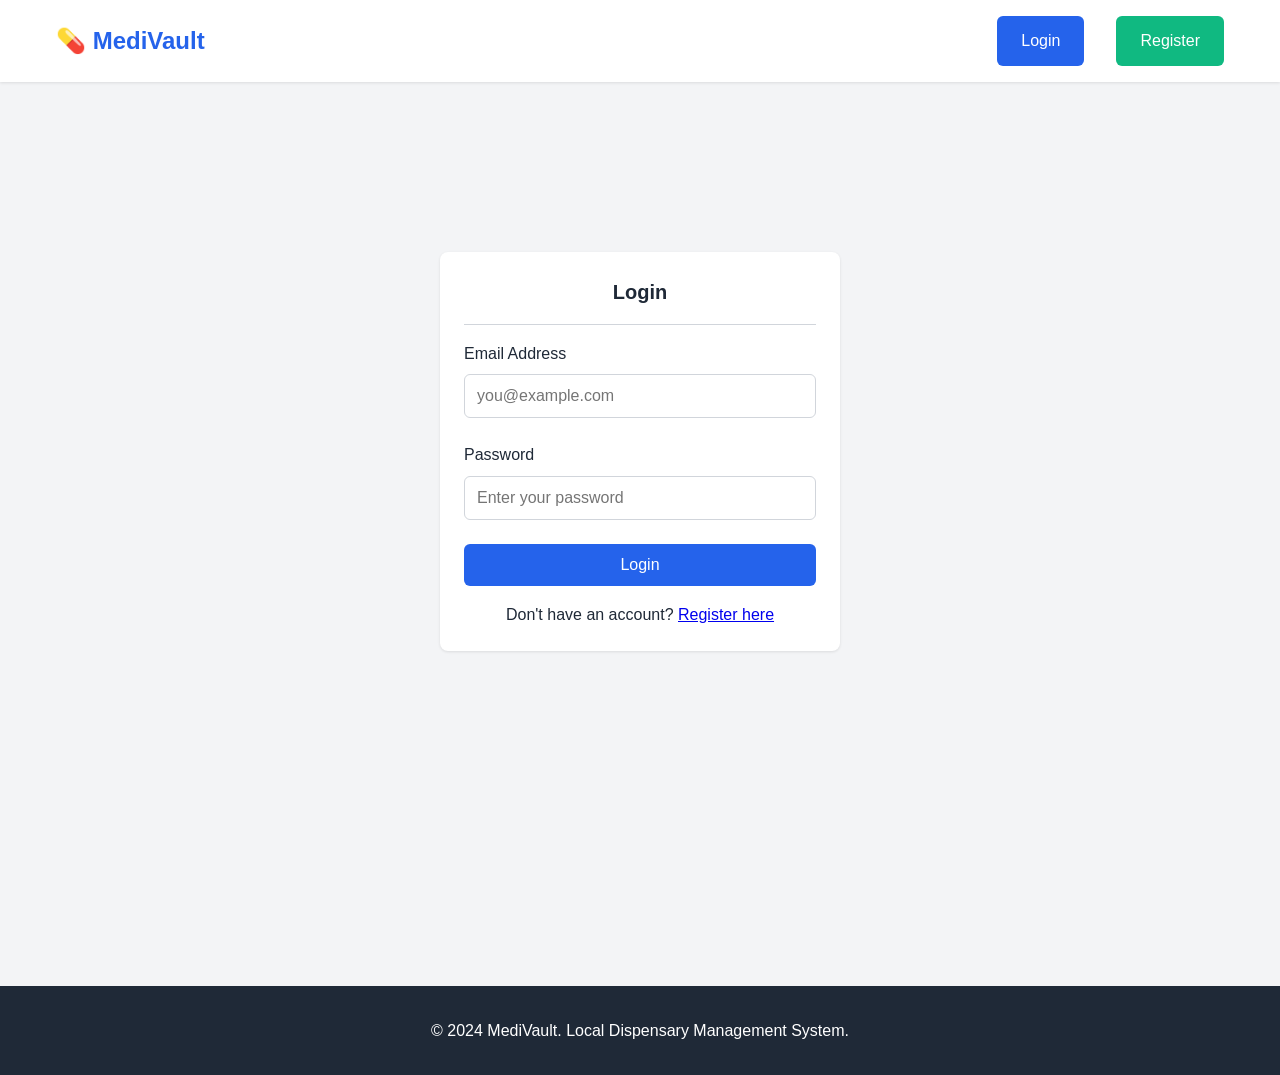
<file: Frontend/pages/login.html>
<!DOCTYPE html>
<html lang="en">
<head>
    <meta charset="UTF-8">
    <meta name="viewport" content="width=device-width, initial-scale=1.0">
    <title>Login - MediVault</title>
    <link rel="stylesheet" href="/Frontend/styles/main.css">
    <link rel="stylesheet" href="/Frontend/styles/responsive.css">
</head>
<body>
    <header>
        <div class="container">
            <a href="/" class="logo">💊 MediVault</a>
            <nav id="user-menu"></nav>
        </div>
    </header>

    <main>
        <div class="container flex-center" style="min-height: calc(100vh - 200px);">
            <div class="card" style="max-width: 400px; width: 100%;">
                <div class="card-header text-center">Login</div>

                <div id="form-messages"></div>

                <form id="login-form">
                    <div class="form-group">
                        <label for="email">Email Address</label>
                        <input type="email" id="email" name="email" required placeholder="you@example.com">
                    </div>

                    <div class="form-group">
                        <label for="password">Password</label>
                        <input type="password" id="password" name="password" required placeholder="Enter your password">
                    </div>

                    <button type="submit" class="btn btn-primary" style="width: 100%;">Login</button>
                </form>

                <div style="text-align: center; margin-top: 1rem;">
                    <p>Don't have an account? <a href="/Frontend/pages/register.html">Register here</a></p>
                </div>
            </div>
        </div>
    </main>

    <footer>
        <p>&copy; 2024 MediVault. Local Dispensary Management System.</p>
    </footer>

    <script src="/Frontend/scripts/utils.js"></script>
    <script src="/Frontend/scripts/api.js"></script>
    <script src="/Frontend/scripts/auth.js"></script>

    <script>
        Auth.redirectIfAuthenticated();

        document.getElementById('login-form').addEventListener('submit', async (e) => {
            e.preventDefault();

            const email = document.getElementById('email').value;
            const password = document.getElementById('password').value;
            const messagesDiv = document.getElementById('form-messages');

            // Validate
            if (!Utils.validateEmail(email)) {
                Utils.showNotification('Invalid email format', 'error');
                return;
            }

            if (password.length < 6) {
                Utils.showNotification('Password must be at least 6 characters', 'error');
                return;
            }

            try {
                const submitBtn = document.querySelector('button[type="submit"]');
                submitBtn.disabled = true;
                submitBtn.textContent = 'Logging in...';

                await Auth.handleLogin(email, password);
            } catch (error) {
                Utils.showNotification('Login failed: Invalid credentials', 'error');
                document.querySelector('button[type="submit"]').disabled = false;
                document.querySelector('button[type="submit"]').textContent = 'Login';
            }
        });
    </script>
</body>
</html>
</file>
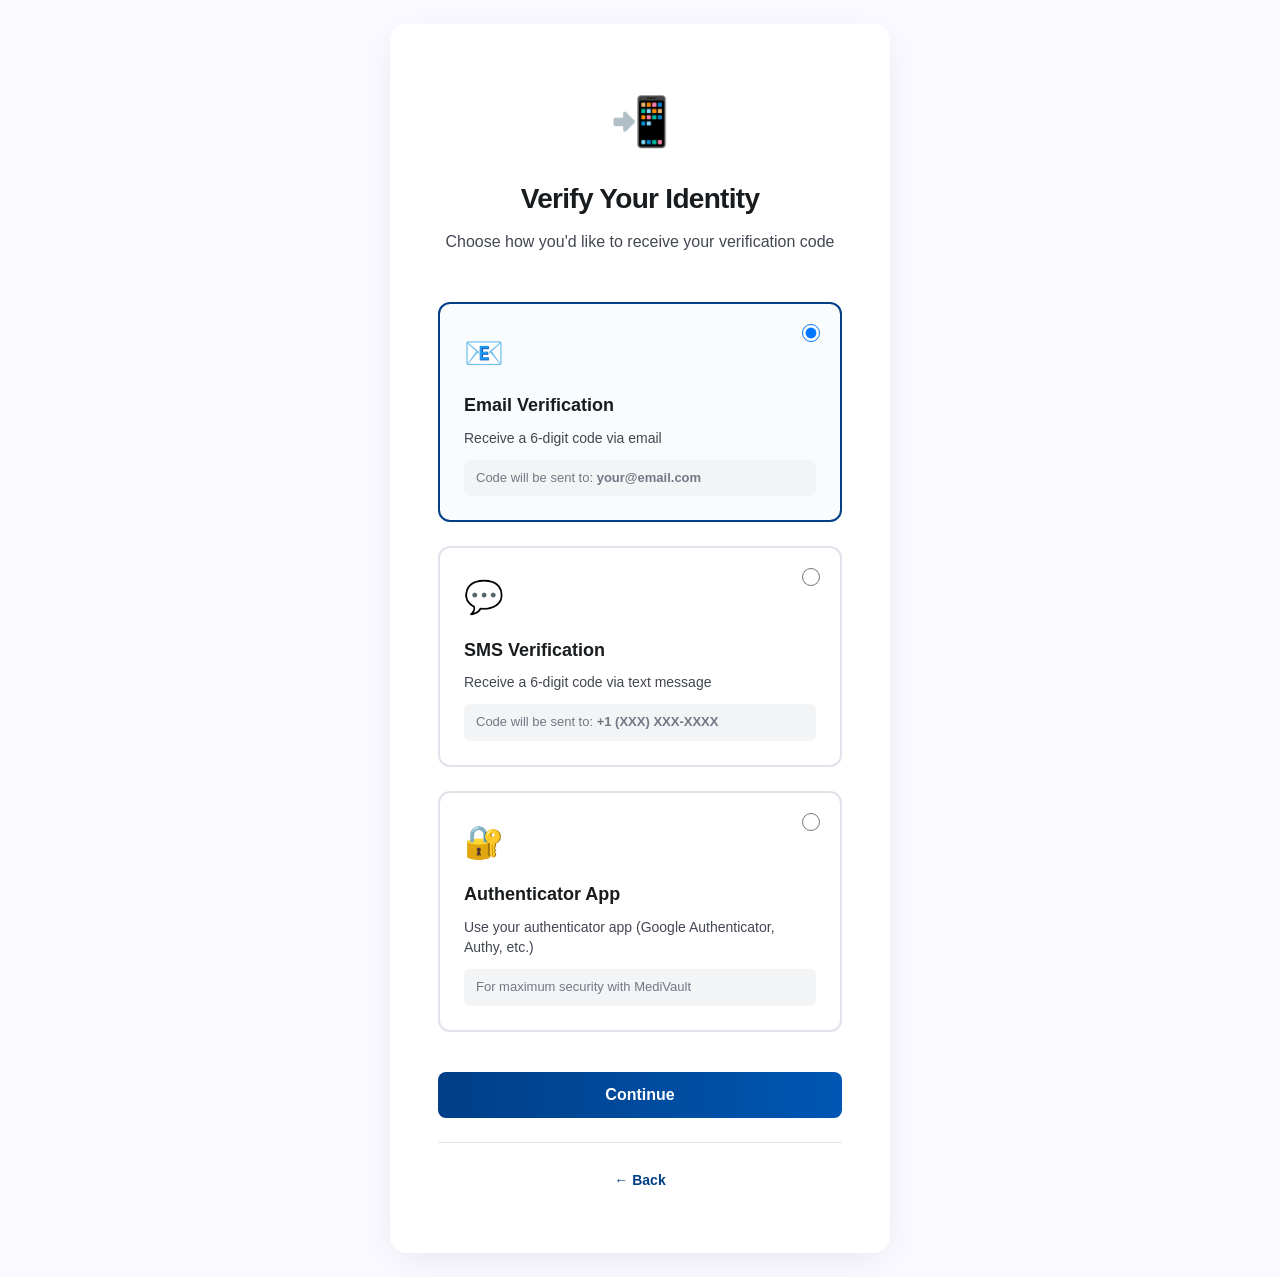
<file: Frontend/pages/otp-method-select.html>
<!DOCTYPE html>
<html lang="en">
<head>
    <meta charset="UTF-8">
    <meta name="viewport" content="width=device-width, initial-scale=1.0">
    <title>Choose Verification Method - MediVault</title>
    <link rel="stylesheet" href="/Frontend/styles/main.css">
    <link rel="stylesheet" href="/Frontend/styles/responsive.css">
    <style>
        :root {
            --primary-blue: #003f87;
            --dark-text: #191c1e;
        }

        body {
            background: #f9f9ff;
            display: flex;
            align-items: center;
            justify-content: center;
            min-height: 100vh;
            padding: 24px;
        }

        .auth-container {
            background: white;
            border-radius: 16px;
            box-shadow: 0 10px 40px -10px rgba(0, 0, 0, 0.1);
            max-width: 500px;
            width: 100%;
            padding: 60px 48px;
        }

        .auth-header {
            text-align: center;
            margin-bottom: 48px;
        }

        .auth-logo {
            font-size: 48px;
            margin-bottom: 16px;
        }

        .auth-header h1 {
            font-size: 28px;
            font-weight: 700;
            color: var(--dark-text);
            margin: 0 0 8px;
            letter-spacing: -0.7px;
        }

        .auth-header p {
            color: #424752;
            font-size: 16px;
            margin: 0;
            line-height: 24px;
        }

        .methods-grid {
            display: grid;
            grid-template-columns: 1fr;
            gap: 16px;
            margin-bottom: 32px;
        }

        .method-card {
            border: 2px solid #e1e2ea;
            border-radius: 12px;
            padding: 24px;
            cursor: pointer;
            transition: all 0.3s;
            position: relative;
        }

        .method-card:hover {
            border-color: var(--primary-blue);
            background: #f9f9ff;
        }

        .method-card input[type="radio"] {
            position: absolute;
            right: 20px;
            top: 20px;
            width: 18px;
            height: 18px;
            cursor: pointer;
        }

        .method-card.selected {
            border-color: var(--primary-blue);
            background: rgba(0, 63, 135, 0.02);
        }

        .method-icon {
            font-size: 32px;
            margin-bottom: 12px;
        }

        .method-card h3 {
            font-size: 18px;
            font-weight: 600;
            color: var(--dark-text);
            margin: 0 0 8px;
        }

        .method-card p {
            font-size: 14px;
            color: #424752;
            margin: 0 0 8px;
            line-height: 20px;
        }

        .method-info {
            font-size: 13px;
            color: #727784;
            background: #f3f4f6;
            padding: 8px 12px;
            border-radius: 6px;
            margin-top: 12px;
        }

        .submit-btn {
            width: 100%;
            padding: 14px;
            background: linear-gradient(to right, #003f87, #0056b3);
            color: white;
            border: none;
            border-radius: 8px;
            font-size: 16px;
            font-weight: 600;
            cursor: pointer;
            transition: all 0.3s;
        }

        .submit-btn:hover {
            transform: translateY(-2px);
            box-shadow: 0 10px 20px -5px rgba(0, 63, 135, 0.3);
        }

        .submit-btn:disabled {
            opacity: 0.6;
            cursor: not-allowed;
        }

        .back-link {
            text-align: center;
            margin-top: 24px;
            padding-top: 24px;
            border-top: 1px solid #e1e2ea;
        }

        .back-link a {
            color: var(--primary-blue);
            text-decoration: none;
            font-weight: 600;
            font-size: 14px;
        }

        .back-link a:hover {
            text-decoration: underline;
        }

        @media (max-width: 480px) {
            .auth-container {
                padding: 40px 24px;
            }

            .auth-header h1 {
                font-size: 24px;
            }
        }
    </style>
</head>
<body>
    <div class="auth-container">
        <div class="auth-header">
            <div class="auth-logo">📲</div>
            <h1>Verify Your Identity</h1>
            <p>Choose how you'd like to receive your verification code</p>
        </div>

        <form id="method-form">
            <div class="methods-grid">
                <!-- Email Option -->
                <label class="method-card">
                    <input type="radio" name="method" value="email" required>
                    <div class="method-icon">📧</div>
                    <h3>Email Verification</h3>
                    <p>Receive a 6-digit code via email</p>
                    <div class="method-info" id="email-info">
                        Code will be sent to: <strong id="email-address">your@email.com</strong>
                    </div>
                </label>

                <!-- SMS Option -->
                <label class="method-card">
                    <input type="radio" name="method" value="sms">
                    <div class="method-icon">💬</div>
                    <h3>SMS Verification</h3>
                    <p>Receive a 6-digit code via text message</p>
                    <div class="method-info" id="sms-info">
                        Code will be sent to: <strong id="phone-number">+1 (XXX) XXX-XXXX</strong>
                    </div>
                </label>

                <!-- Authenticator App Option -->
                <label class="method-card">
                    <input type="radio" name="method" value="authenticator">
                    <div class="method-icon">🔐</div>
                    <h3>Authenticator App</h3>
                    <p>Use your authenticator app (Google Authenticator, Authy, etc.)</p>
                    <div class="method-info">
                        For maximum security with MediVault
                    </div>
                </label>
            </div>

            <button type="submit" class="submit-btn">Continue</button>
        </form>

        <div class="back-link">
            <a href="/Frontend/pages/forgot-password.html">← Back</a>
        </div>
    </div>

    <script src="/Frontend/scripts/utils.js"></script>
    <script>
        const methodCards = document.querySelectorAll('.method-card');
        const methodForm = document.getElementById('method-form');

        // Pre-select email as default
        document.querySelector('input[name="method"][value="email"]').checked = true;
        methodCards[0].classList.add('selected');

        // Update visual selection
        methodCards.forEach(card => {
            card.addEventListener('click', () => {
                methodCards.forEach(c => c.classList.remove('selected'));
                card.classList.add('selected');
            });
        });

        // Form submission
        methodForm.addEventListener('submit', async (e) => {
            e.preventDefault();

            const method = document.querySelector('input[name="method"]:checked').value;

            try {
                const btn = document.querySelector('.submit-btn');
                btn.disabled = true;
                btn.textContent = 'Sending verification code...';

                // Store the selected method for next step
                sessionStorage.setItem('verification_method', method);

                Utils.showNotification(`Sending verification code via ${method}...`, 'success');

                // Simulate sending code (in production, call backend API)
                setTimeout(() => {
                    window.location.href = '/Frontend/pages/otp-verification.html';
                }, 1500);

            } catch (error) {
                Utils.showNotification('Failed to send verification code', 'error');
                document.querySelector('.submit-btn').disabled = false;
                document.querySelector('.submit-btn').textContent = 'Continue';
            }
        });

        // In production, fetch user's email and phone from backend
        // For now, using placeholder values
        document.getElementById('email-address').textContent = sessionStorage.getItem('user_email') || 'your@email.com';
        document.getElementById('phone-number').textContent = sessionStorage.getItem('user_phone') || '+1 (XXX) XXX-XXXX';
    </script>
</body>
</html>
</file>
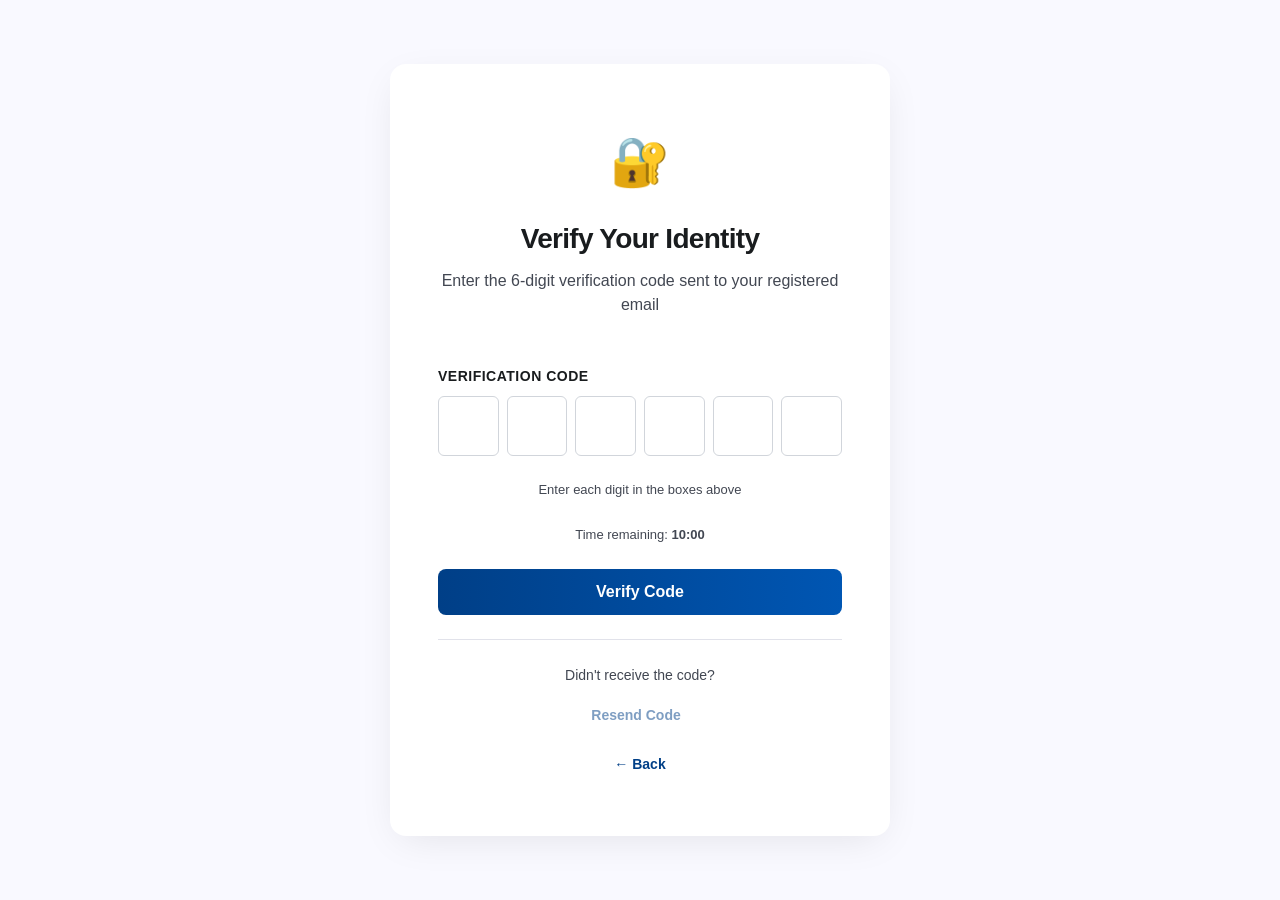
<file: Frontend/pages/otp-verification.html>
<!DOCTYPE html>
<html lang="en">
<head>
    <meta charset="UTF-8">
    <meta name="viewport" content="width=device-width, initial-scale=1.0">
    <title>Verify OTP - MediVault</title>
    <link rel="stylesheet" href="/Frontend/styles/main.css">
    <link rel="stylesheet" href="/Frontend/styles/responsive.css">
    <style>
        :root {
            --primary-blue: #003f87;
            --dark-text: #191c1e;
            --success-green: #10b981;
        }

        body {
            background: #f9f9ff;
            display: flex;
            align-items: center;
            justify-content: center;
            min-height: 100vh;
            padding: 24px;
        }

        .auth-container {
            background: white;
            border-radius: 16px;
            box-shadow: 0 10px 40px -10px rgba(0, 0, 0, 0.1);
            max-width: 500px;
            width: 100%;
            padding: 60px 48px;
        }

        .auth-header {
            text-align: center;
            margin-bottom: 48px;
        }

        .auth-logo {
            font-size: 48px;
            margin-bottom: 16px;
        }

        .auth-header h1 {
            font-size: 28px;
            font-weight: 700;
            color: var(--dark-text);
            margin: 0 0 8px;
            letter-spacing: -0.7px;
        }

        .auth-header p {
            color: #424752;
            font-size: 16px;
            margin: 0;
            line-height: 24px;
        }

        .form-group {
            margin-bottom: 24px;
        }

        .form-group label {
            display: block;
            font-size: 14px;
            font-weight: 600;
            color: var(--dark-text);
            margin-bottom: 8px;
            text-transform: uppercase;
            letter-spacing: 0.5px;
        }

        .otp-inputs-container {
            display: flex;
            gap: 8px;
            justify-content: center;
            margin-bottom: 24px;
        }

        .otp-input {
            width: 50px;
            height: 60px;
            border: 2px solid #e1e2ea;
            border-radius: 8px;
            font-size: 24px;
            font-weight: 600;
            text-align: center;
            font-family: 'Courier New', monospace;
            transition: all 0.3s;
            color: var(--dark-text);
        }

        .otp-input:focus {
            outline: none;
            border-color: var(--primary-blue);
            box-shadow: 0 0 0 3px rgba(0, 63, 135, 0.1);
        }

        .otp-input.filled {
            background: #f0f4ff;
        }

        .form-help-text {
            font-size: 13px;
            color: #424752;
            text-align: center;
            margin-top: 16px;
        }

        .timer {
            text-align: center;
            font-size: 13px;
            color: #424752;
            margin-bottom: 24px;
        }

        .timer.warning {
            color: #f59e0b;
        }

        .timer.expired {
            color: #ef4444;
        }

        .submit-btn {
            width: 100%;
            padding: 14px;
            background: linear-gradient(to right, #003f87, #0056b3);
            color: white;
            border: none;
            border-radius: 8px;
            font-size: 16px;
            font-weight: 600;
            cursor: pointer;
            transition: all 0.3s;
        }

        .submit-btn:hover {
            transform: translateY(-2px);
            box-shadow: 0 10px 20px -5px rgba(0, 63, 135, 0.3);
        }

        .submit-btn:disabled {
            opacity: 0.6;
            cursor: not-allowed;
            transform: none;
        }

        .resend-section {
            text-align: center;
            margin-top: 24px;
            padding-top: 24px;
            border-top: 1px solid #e1e2ea;
        }

        .resend-text {
            font-size: 14px;
            color: #424752;
            margin-bottom: 8px;
        }

        .resend-btn {
            background: none;
            border: none;
            color: var(--primary-blue);
            font-weight: 600;
            cursor: pointer;
            font-size: 14px;
            text-decoration: none;
        }

        .resend-btn:hover {
            text-decoration: underline;
        }

        .resend-btn:disabled {
            opacity: 0.5;
            cursor: not-allowed;
        }

        .back-link {
            text-align: center;
            margin-top: 16px;
        }

        .back-link a {
            color: var(--primary-blue);
            text-decoration: none;
            font-weight: 600;
            font-size: 14px;
        }

        .back-link a:hover {
            text-decoration: underline;
        }

        .success-icon {
            font-size: 64px;
            text-align: center;
            margin-bottom: 16px;
            display: none;
        }

        .success-icon.show {
            display: block;
            animation: slideIn 0.3s ease-out;
        }

        @keyframes slideIn {
            from {
                transform: translateY(-20px);
                opacity: 0;
            }
            to {
                transform: translateY(0);
                opacity: 1;
            }
        }

        @media (max-width: 480px) {
            .auth-container {
                padding: 40px 24px;
            }

            .auth-header h1 {
                font-size: 24px;
            }

            .otp-input {
                width: 40px;
                height: 50px;
                font-size: 20px;
            }

            .otp-inputs-container {
                gap: 6px;
            }
        }
    </style>
</head>
<body>
    <div class="auth-container">
        <div class="success-icon" id="success-icon">✓</div>

        <div class="auth-header">
            <div class="auth-logo">🔐</div>
            <h1>Verify Your Identity</h1>
            <p>Enter the 6-digit verification code sent to your registered email</p>
        </div>

        <form id="otp-form">
            <div class="form-group">
                <label>Verification Code</label>
                <div class="otp-inputs-container" id="otp-container">
                    <input type="text" class="otp-input" maxlength="1" inputmode="numeric" required>
                    <input type="text" class="otp-input" maxlength="1" inputmode="numeric" required>
                    <input type="text" class="otp-input" maxlength="1" inputmode="numeric" required>
                    <input type="text" class="otp-input" maxlength="1" inputmode="numeric" required>
                    <input type="text" class="otp-input" maxlength="1" inputmode="numeric" required>
                    <input type="text" class="otp-input" maxlength="1" inputmode="numeric" required>
                </div>
                <p class="form-help-text">Enter each digit in the boxes above</p>
            </div>

            <div class="timer">
                <span id="timer">Time remaining: <strong>10:00</strong></span>
            </div>

            <button type="submit" class="submit-btn">Verify Code</button>
        </form>

        <div class="resend-section">
            <p class="resend-text">Didn't receive the code?</p>
            <button type="button" class="resend-btn" id="resend-btn">Resend Code</button>
            <span id="resend-timer" style="display: none; font-size: 13px; color: #424752; margin-left: 8px;"></span>
        </div>

        <div class="back-link">
            <a href="/Frontend/pages/forgot-password.html">← Back</a>
        </div>
    </div>

    <script src="/Frontend/scripts/utils.js"></script>
    <script src="/Frontend/scripts/api.js"></script>

    <script>
        const otpInputs = document.querySelectorAll('.otp-input');
        const timerDisplay = document.getElementById('timer');
        const resendBtn = document.getElementById('resend-btn');
        const resendTimer = document.getElementById('resend-timer');
        const otpForm = document.getElementById('otp-form');
        let timeLeft = 600; // 10 minutes in seconds
        let resendCountdown = 0;

        // OTP Input handling
        otpInputs.forEach((input, index) => {
            input.addEventListener('input', (e) => {
                if (e.target.value.length === 1) {
                    input.classList.add('filled');
                    if (index < otpInputs.length - 1) {
                        otpInputs[index + 1].focus();
                    }
                } else {
                    input.classList.remove('filled');
                }
            });

            input.addEventListener('keydown', (e) => {
                if (e.key === 'Backspace' && !e.target.value && index > 0) {
                    otpInputs[index - 1].focus();
                }
            });

            input.addEventListener('paste', (e) => {
                e.preventDefault();
                const paste = (e.clipboardData || window.clipboardData).getData('text');
                const pasteArray = paste.split('');

                pasteArray.forEach((char, i) => {
                    if (index + i < otpInputs.length && /^[0-9]$/.test(char)) {
                        otpInputs[index + i].value = char;
                        otpInputs[index + i].classList.add('filled');
                    }
                });

                if (otpInputs[otpInputs.length - 1].value) {
                    otpInputs[otpInputs.length - 1].focus();
                }
            });
        });

        // Timer countdown
        function startTimer() {
            const timerInterval = setInterval(() => {
                timeLeft--;

                const minutes = Math.floor(timeLeft / 60);
                const seconds = timeLeft % 60;
                const timeString = `${minutes}:${seconds.toString().padStart(2, '0')}`;

                timerDisplay.innerHTML = `Time remaining: <strong>${timeString}</strong>`;

                if (timeLeft <= 60) {
                    timerDisplay.parentElement.classList.add('warning');
                }

                if (timeLeft <= 0) {
                    clearInterval(timerInterval);
                    timerDisplay.parentElement.classList.remove('warning');
                    timerDisplay.parentElement.classList.add('expired');
                    timerDisplay.innerHTML = 'Verification code expired. <a href="/Frontend/pages/forgot-password.html">Request new code</a>';
                    otpForm.style.opacity = '0.5';
                    otpForm.style.pointerEvents = 'none';
                }
            }, 1000);
        }

        // Resend timer
        function startResendTimer() {
            resendCountdown = 60;
            resendBtn.disabled = true;
            resendTimer.style.display = 'inline';

            const resendInterval = setInterval(() => {
                resendCountdown--;
                resendTimer.textContent = `(${resendCountdown}s)`;

                if (resendCountdown <= 0) {
                    clearInterval(resendInterval);
                    resendBtn.disabled = false;
                    resendTimer.style.display = 'none';
                }
            }, 1000);
        }

        // Resend button
        resendBtn.addEventListener('click', async (e) => {
            e.preventDefault();

            try {
                resendBtn.disabled = true;
                resendBtn.textContent = 'Sending...';

                // In production, call API to resend OTP
                // await API.resendOTP();

                Utils.showNotification('Verification code resent!', 'success');
                timeLeft = 600; // Reset timer
                startResendTimer();

                resendBtn.textContent = 'Resend Code';
            } catch (error) {
                Utils.showNotification('Failed to resend code', 'error');
                resendBtn.disabled = false;
                resendBtn.textContent = 'Resend Code';
            }
        });

        // Form submission
        otpForm.addEventListener('submit', async (e) => {
            e.preventDefault();

            const otp = Array.from(otpInputs).map(input => input.value).join('');

            if (otp.length !== 6) {
                Utils.showNotification('Please enter all 6 digits', 'error');
                return;
            }

            try {
                const btn = document.querySelector('.submit-btn');
                btn.disabled = true;
                btn.textContent = 'Verifying...';

                // Show success icon
                document.getElementById('success-icon').classList.add('show');

                // In production, verify OTP with backend
                // const response = await API.verifyOTP(otp);

                Utils.showNotification('Code verified! Redirecting...', 'success');

                // Redirect to reset password page
                setTimeout(() => {
                    window.location.href = '/Frontend/pages/reset-password.html';
                }, 2000);

            } catch (error) {
                Utils.showNotification('Invalid verification code. Please try again.', 'error');
                document.querySelector('.submit-btn').disabled = false;
                document.querySelector('.submit-btn').textContent = 'Verify Code';
                document.getElementById('success-icon').classList.remove('show');
            }
        });

        // Start timers on page load
        startTimer();
        startResendTimer(); // Initial resend timer
    </script>
</body>
</html>
</file>
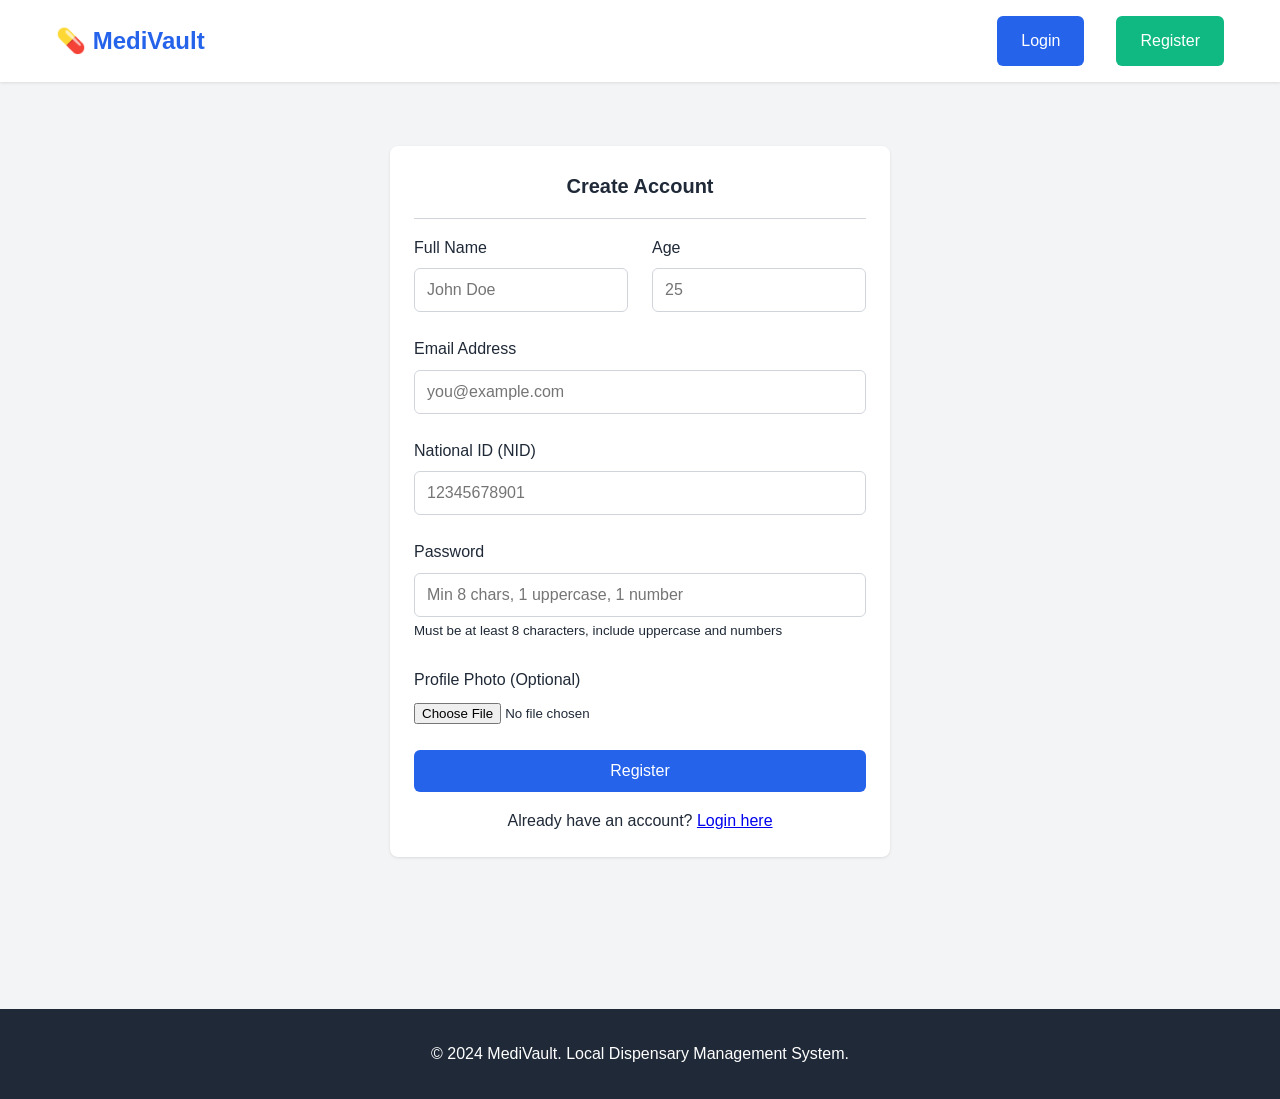
<file: Frontend/pages/register.html>
<!DOCTYPE html>
<html lang="en">
<head>
    <meta charset="UTF-8">
    <meta name="viewport" content="width=device-width, initial-scale=1.0">
    <title>Register - MediVault</title>
    <link rel="stylesheet" href="/Frontend/styles/main.css">
    <link rel="stylesheet" href="/Frontend/styles/responsive.css">
</head>
<body>
    <header>
        <div class="container">
            <a href="/" class="logo">💊 MediVault</a>
            <nav id="user-menu"></nav>
        </div>
    </header>

    <main>
        <div class="container flex-center" style="min-height: calc(100vh - 200px); padding: 2rem 0;">
            <div class="card" style="max-width: 500px; width: 100%;">
                <div class="card-header text-center">Create Account</div>

                <form id="register-form">
                    <div class="grid grid-2">
                        <div class="form-group">
                            <label for="name">Full Name</label>
                            <input type="text" id="name" name="name" required placeholder="John Doe">
                        </div>
                        <div class="form-group">
                            <label for="age">Age</label>
                            <input type="number" id="age" name="age" required placeholder="25" min="18" max="120">
                        </div>
                    </div>

                    <div class="form-group">
                        <label for="email">Email Address</label>
                        <input type="email" id="email" name="email" required placeholder="you@example.com">
                    </div>

                    <div class="form-group">
                        <label for="nid">National ID (NID)</label>
                        <input type="text" id="nid" name="nid" required placeholder="12345678901">
                    </div>

                    <div class="form-group">
                        <label for="password">Password</label>
                        <input type="password" id="password" name="password" required placeholder="Min 8 chars, 1 uppercase, 1 number">
                        <small>Must be at least 8 characters, include uppercase and numbers</small>
                    </div>

                    <div class="form-group">
                        <label for="photo">Profile Photo (Optional)</label>
                        <input type="file" id="photo" name="photo" accept="image/*">
                    </div>

                    <button type="submit" class="btn btn-primary" style="width: 100%;">Register</button>
                </form>

                <div style="text-align: center; margin-top: 1rem;">
                    <p>Already have an account? <a href="/Frontend/pages/login.html">Login here</a></p>
                </div>
            </div>
        </div>
    </main>

    <footer>
        <p>&copy; 2024 MediVault. Local Dispensary Management System.</p>
    </footer>

    <script src="/Frontend/scripts/utils.js"></script>
    <script src="/Frontend/scripts/api.js"></script>
    <script src="/Frontend/scripts/auth.js"></script>

    <script>
        Auth.redirectIfAuthenticated();

        document.getElementById('register-form').addEventListener('submit', async (e) => {
            e.preventDefault();

            const name = document.getElementById('name').value;
            const email = document.getElementById('email').value;
            const password = document.getElementById('password').value;
            const nid = document.getElementById('nid').value;
            const age = document.getElementById('age').value;
            const photoFile = document.getElementById('photo').files[0];

            // Validate
            if (name.length < 2) {
                Utils.showNotification('Name must be at least 2 characters', 'error');
                return;
            }

            if (!Utils.validateEmail(email)) {
                Utils.showNotification('Invalid email format', 'error');
                return;
            }

            if (!Utils.validatePassword(password)) {
                Utils.showNotification('Password must be at least 8 characters with uppercase and numbers', 'error');
                return;
            }

            if (!Utils.validateNID(nid)) {
                Utils.showNotification('Invalid NID format', 'error');
                return;
            }

            if (!Utils.validateAge(age)) {
                Utils.showNotification('Age must be between 18 and 120', 'error');
                return;
            }

            try {
                const submitBtn = document.querySelector('button[type="submit"]');
                submitBtn.disabled = true;
                submitBtn.textContent = 'Registering...';

                // Prepare form data
                const formData = new FormData();
                formData.append('name', name);
                formData.append('email', email);
                formData.append('password', password);
                formData.append('nid', nid);
                formData.append('age', age);
                if (photoFile) {
                    formData.append('photo', photoFile);
                }

                // Convert FormData to JSON for API
                const data = {
                    name, email, password, nid, age: parseInt(age)
                };

                const response = await API.register(data);

                if (response.success) {
                    Utils.setToken(response.data.token);
                    Utils.setUser(response.data);
                    Utils.showNotification('Registration successful! Redirecting...', 'success', 2000);

                    setTimeout(() => {
                        window.location.href = '/Frontend/pages/dashboard.html';
                    }, 2000);
                }
            } catch (error) {
                Utils.showNotification('Registration failed. Please try again.', 'error');
                document.querySelector('button[type="submit"]').disabled = false;
                document.querySelector('button[type="submit"]').textContent = 'Register';
            }
        });
    </script>
</body>
</html>
</file>
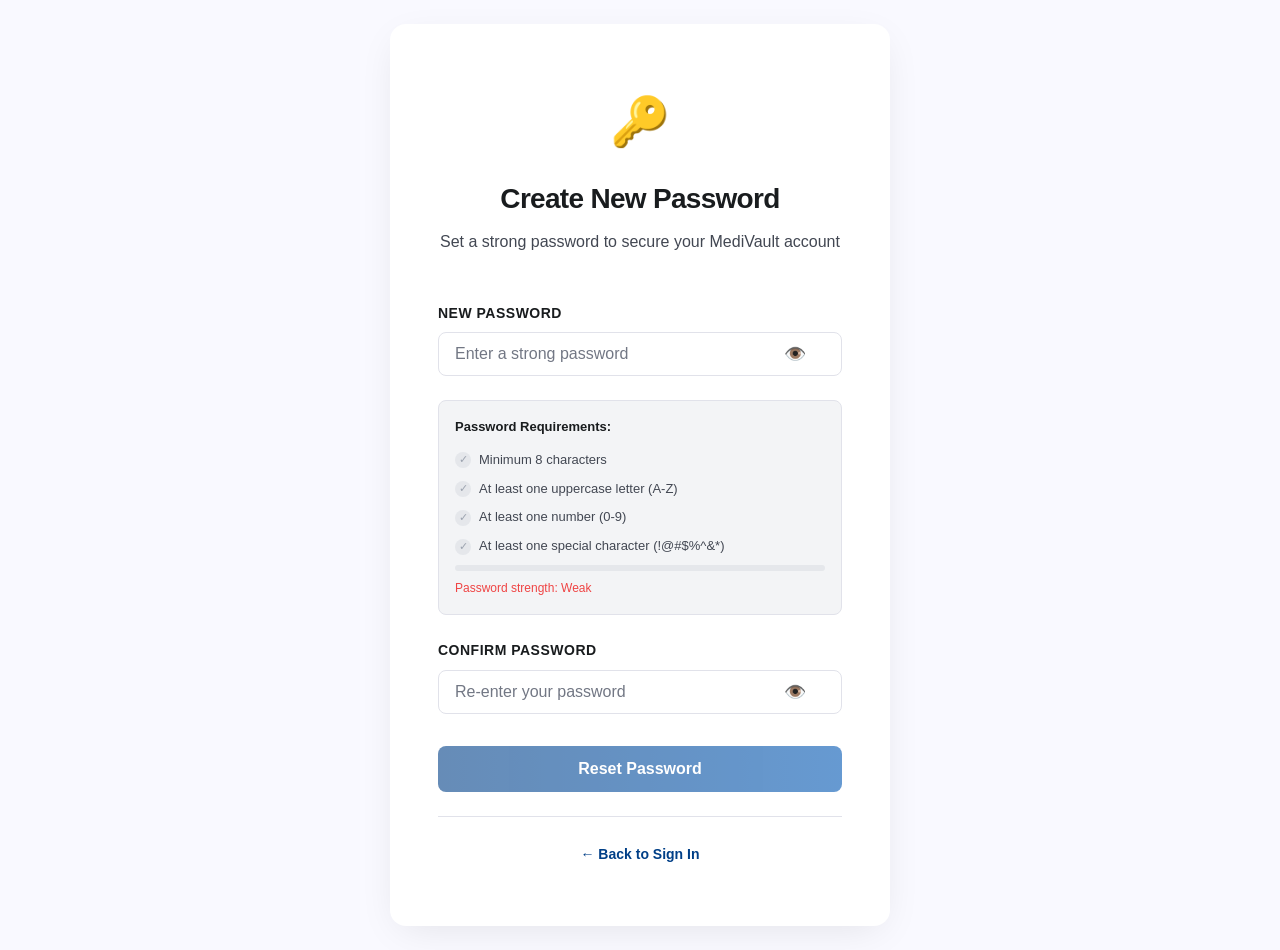
<file: Frontend/pages/reset-password.html>
<!DOCTYPE html>
<html lang="en">
<head>
    <meta charset="UTF-8">
    <meta name="viewport" content="width=device-width, initial-scale=1.0">
    <title>Reset Password - MediVault</title>
    <link rel="stylesheet" href="/Frontend/styles/main.css">
    <link rel="stylesheet" href="/Frontend/styles/responsive.css">
    <style>
        :root {
            --primary-blue: #003f87;
            --dark-text: #191c1e;
            --success-green: #10b981;
            --error-red: #ef4444;
            --warning-yellow: #f59e0b;
        }

        body {
            background: #f9f9ff;
            display: flex;
            align-items: center;
            justify-content: center;
            min-height: 100vh;
            padding: 24px;
        }

        .auth-container {
            background: white;
            border-radius: 16px;
            box-shadow: 0 10px 40px -10px rgba(0, 0, 0, 0.1);
            max-width: 500px;
            width: 100%;
            padding: 60px 48px;
        }

        .auth-header {
            text-align: center;
            margin-bottom: 48px;
        }

        .auth-logo {
            font-size: 48px;
            margin-bottom: 16px;
        }

        .auth-header h1 {
            font-size: 28px;
            font-weight: 700;
            color: var(--dark-text);
            margin: 0 0 8px;
            letter-spacing: -0.7px;
        }

        .auth-header p {
            color: #424752;
            font-size: 16px;
            margin: 0;
            line-height: 24px;
        }

        .form-group {
            margin-bottom: 24px;
        }

        .form-group label {
            display: block;
            font-size: 14px;
            font-weight: 600;
            color: var(--dark-text);
            margin-bottom: 8px;
            text-transform: uppercase;
            letter-spacing: 0.5px;
        }

        .password-input-wrapper {
            position: relative;
        }

        .form-group input {
            width: 100%;
            padding: 12px 16px;
            border: 1px solid #e1e2ea;
            border-radius: 8px;
            font-size: 16px;
            color: var(--dark-text);
            font-family: 'Inter', sans-serif;
            transition: border-color 0.3s;
        }

        .form-group input::placeholder {
            color: #727784;
        }

        .form-group input:focus {
            outline: none;
            border-color: var(--primary-blue);
            box-shadow: 0 0 0 3px rgba(0, 63, 135, 0.1);
        }

        .toggle-password {
            position: absolute;
            right: 12px;
            top: 50%;
            transform: translateY(-50%);
            background: none;
            border: none;
            cursor: pointer;
            font-size: 18px;
            color: #727784;
        }

        .password-requirements {
            background: #f3f4f6;
            border: 1px solid #e1e2ea;
            border-radius: 8px;
            padding: 16px;
            margin-bottom: 24px;
            font-size: 13px;
        }

        .requirement {
            display: flex;
            align-items: center;
            gap: 8px;
            margin-bottom: 8px;
            color: #424752;
        }

        .requirement:last-child {
            margin-bottom: 0;
        }

        .requirement-icon {
            width: 16px;
            height: 16px;
            border-radius: 50%;
            display: flex;
            align-items: center;
            justify-content: center;
            font-size: 11px;
            flex-shrink: 0;
        }

        .requirement.met .requirement-icon {
            background: var(--success-green);
            color: white;
        }

        .requirement.unmet .requirement-icon {
            background: #e5e7eb;
            color: #9ca3af;
        }

        .requirement.met {
            color: var(--success-green);
        }

        .strength-meter {
            background: #e5e7eb;
            border-radius: 4px;
            height: 6px;
            margin: 8px 0;
            overflow: hidden;
        }

        .strength-bar {
            height: 100%;
            width: 0%;
            transition: width 0.3s, background-color 0.3s;
            background: var(--error-red);
        }

        .strength-bar.fair {
            width: 33%;
            background: var(--warning-yellow);
        }

        .strength-bar.good {
            width: 66%;
            background: #3b82f6;
        }

        .strength-bar.strong {
            width: 100%;
            background: var(--success-green);
        }

        .strength-text {
            font-size: 12px;
            margin-top: 4px;
            font-weight: 500;
        }

        .strength-text.weak {
            color: var(--error-red);
        }

        .strength-text.fair {
            color: var(--warning-yellow);
        }

        .strength-text.good {
            color: #3b82f6;
        }

        .strength-text.strong {
            color: var(--success-green);
        }

        .submit-btn {
            width: 100%;
            padding: 14px;
            background: linear-gradient(to right, #003f87, #0056b3);
            color: white;
            border: none;
            border-radius: 8px;
            font-size: 16px;
            font-weight: 600;
            cursor: pointer;
            transition: all 0.3s;
            margin-top: 8px;
        }

        .submit-btn:hover {
            transform: translateY(-2px);
            box-shadow: 0 10px 20px -5px rgba(0, 63, 135, 0.3);
        }

        .submit-btn:disabled {
            opacity: 0.6;
            cursor: not-allowed;
            transform: none;
        }

        .back-link {
            text-align: center;
            margin-top: 24px;
            padding-top: 24px;
            border-top: 1px solid #e1e2ea;
        }

        .back-link a {
            color: var(--primary-blue);
            text-decoration: none;
            font-weight: 600;
            font-size: 14px;
        }

        .back-link a:hover {
            text-decoration: underline;
        }

        @media (max-width: 480px) {
            .auth-container {
                padding: 40px 24px;
            }

            .auth-header h1 {
                font-size: 24px;
            }
        }
    </style>
</head>
<body>
    <div class="auth-container">
        <div class="auth-header">
            <div class="auth-logo">🔑</div>
            <h1>Create New Password</h1>
            <p>Set a strong password to secure your MediVault account</p>
        </div>

        <form id="reset-form">
            <div class="form-group">
                <label for="new-password">New Password</label>
                <div class="password-input-wrapper">
                    <input
                        type="password"
                        id="new-password"
                        name="new_password"
                        placeholder="Enter a strong password"
                        required
                    >
                    <button type="button" class="toggle-password" onclick="togglePassword('new-password')">👁️</button>
                </div>
            </div>

            <div class="password-requirements">
                <div style="margin-bottom: 12px; font-weight: 600; color: var(--dark-text);">Password Requirements:</div>

                <div class="requirement unmet" id="length-req">
                    <div class="requirement-icon">✓</div>
                    <span>Minimum 8 characters</span>
                </div>

                <div class="requirement unmet" id="uppercase-req">
                    <div class="requirement-icon">✓</div>
                    <span>At least one uppercase letter (A-Z)</span>
                </div>

                <div class="requirement unmet" id="number-req">
                    <div class="requirement-icon">✓</div>
                    <span>At least one number (0-9)</span>
                </div>

                <div class="requirement unmet" id="special-req">
                    <div class="requirement-icon">✓</div>
                    <span>At least one special character (!@#$%^&*)</span>
                </div>

                <div class="strength-meter">
                    <div class="strength-bar" id="strength-bar"></div>
                </div>
                <div class="strength-text weak" id="strength-text">Password strength: Weak</div>
            </div>

            <div class="form-group">
                <label for="confirm-password">Confirm Password</label>
                <div class="password-input-wrapper">
                    <input
                        type="password"
                        id="confirm-password"
                        name="confirm_password"
                        placeholder="Re-enter your password"
                        required
                    >
                    <button type="button" class="toggle-password" onclick="togglePassword('confirm-password')">👁️</button>
                </div>
            </div>

            <button type="submit" class="submit-btn" id="submit-btn" disabled>Reset Password</button>
        </form>

        <div class="back-link">
            <a href="/Frontend/pages/login-new.html">← Back to Sign In</a>
        </div>
    </div>

    <script src="/Frontend/scripts/utils.js"></script>
    <script src="/Frontend/scripts/api.js"></script>

    <script>
        const passwordInput = document.getElementById('new-password');
        const confirmInput = document.getElementById('confirm-password');
        const submitBtn = document.getElementById('submit-btn');

        // Toggle password visibility
        function togglePassword(fieldId) {
            const field = document.getElementById(fieldId);
            field.type = field.type === 'password' ? 'text' : 'password';
        }

        // Password validation
        function validatePassword(password) {
            const requirements = {
                length: password.length >= 8,
                uppercase: /[A-Z]/.test(password),
                number: /[0-9]/.test(password),
                special: /[!@#$%^&*()_+\-=\[\]{};':"\\|,.<>\/?]/.test(password)
            };

            return requirements;
        }

        // Calculate password strength
        function getPasswordStrength(password) {
            const requirements = validatePassword(password);
            const metCount = Object.values(requirements).filter(Boolean).length;

            if (metCount === 0) return 'weak';
            if (metCount === 1 || metCount === 2) return 'fair';
            if (metCount === 3) return 'good';
            return 'strong';
        }

        // Update password requirements display
        passwordInput.addEventListener('input', (e) => {
            const password = e.target.value;
            const requirements = validatePassword(password);
            const strength = getPasswordStrength(password);

            // Update requirement indicators
            document.getElementById('length-req').classList.toggle('met', requirements.length);
            document.getElementById('length-req').classList.toggle('unmet', !requirements.length);

            document.getElementById('uppercase-req').classList.toggle('met', requirements.uppercase);
            document.getElementById('uppercase-req').classList.toggle('unmet', !requirements.uppercase);

            document.getElementById('number-req').classList.toggle('met', requirements.number);
            document.getElementById('number-req').classList.toggle('unmet', !requirements.number);

            document.getElementById('special-req').classList.toggle('met', requirements.special);
            document.getElementById('special-req').classList.toggle('unmet', !requirements.special);

            // Update strength bar
            const strengthBar = document.getElementById('strength-bar');
            strengthBar.className = `strength-bar ${strength}`;

            const strengthText = document.getElementById('strength-text');
            strengthText.className = `strength-text ${strength}`;
            strengthText.textContent = `Password strength: ${strength.charAt(0).toUpperCase() + strength.slice(1)}`;

            // Enable submit button if all requirements met
            const passwordsMatch = password === confirmInput.value;
            submitBtn.disabled = !(requirements.length && requirements.uppercase && requirements.number && requirements.special && passwordsMatch && password.length > 0);
        });

        // Check password confirmation
        confirmInput.addEventListener('input', () => {
            const password = passwordInput.value;
            const requirements = validatePassword(password);
            const passwordsMatch = password === confirmInput.value;

            submitBtn.disabled = !(requirements.length && requirements.uppercase && requirements.number && requirements.special && passwordsMatch && password.length > 0);
        });

        // Form submission
        document.getElementById('reset-form').addEventListener('submit', async (e) => {
            e.preventDefault();

            const newPassword = passwordInput.value;
            const confirmPassword = confirmInput.value;

            if (newPassword !== confirmPassword) {
                Utils.showNotification('Passwords do not match', 'error');
                return;
            }

            try {
                submitBtn.disabled = true;
                submitBtn.textContent = 'Resetting password...';

                // In production, call API to reset password
                // const response = await API.resetPassword(newPassword);

                Utils.showNotification('Password reset successfully! Redirecting to login...', 'success');

                setTimeout(() => {
                    window.location.href = '/Frontend/pages/login-new.html';
                }, 2000);

            } catch (error) {
                Utils.showNotification('Failed to reset password. Please try again.', 'error');
                submitBtn.disabled = false;
                submitBtn.textContent = 'Reset Password';
            }
        });
    </script>
</body>
</html>
</file>
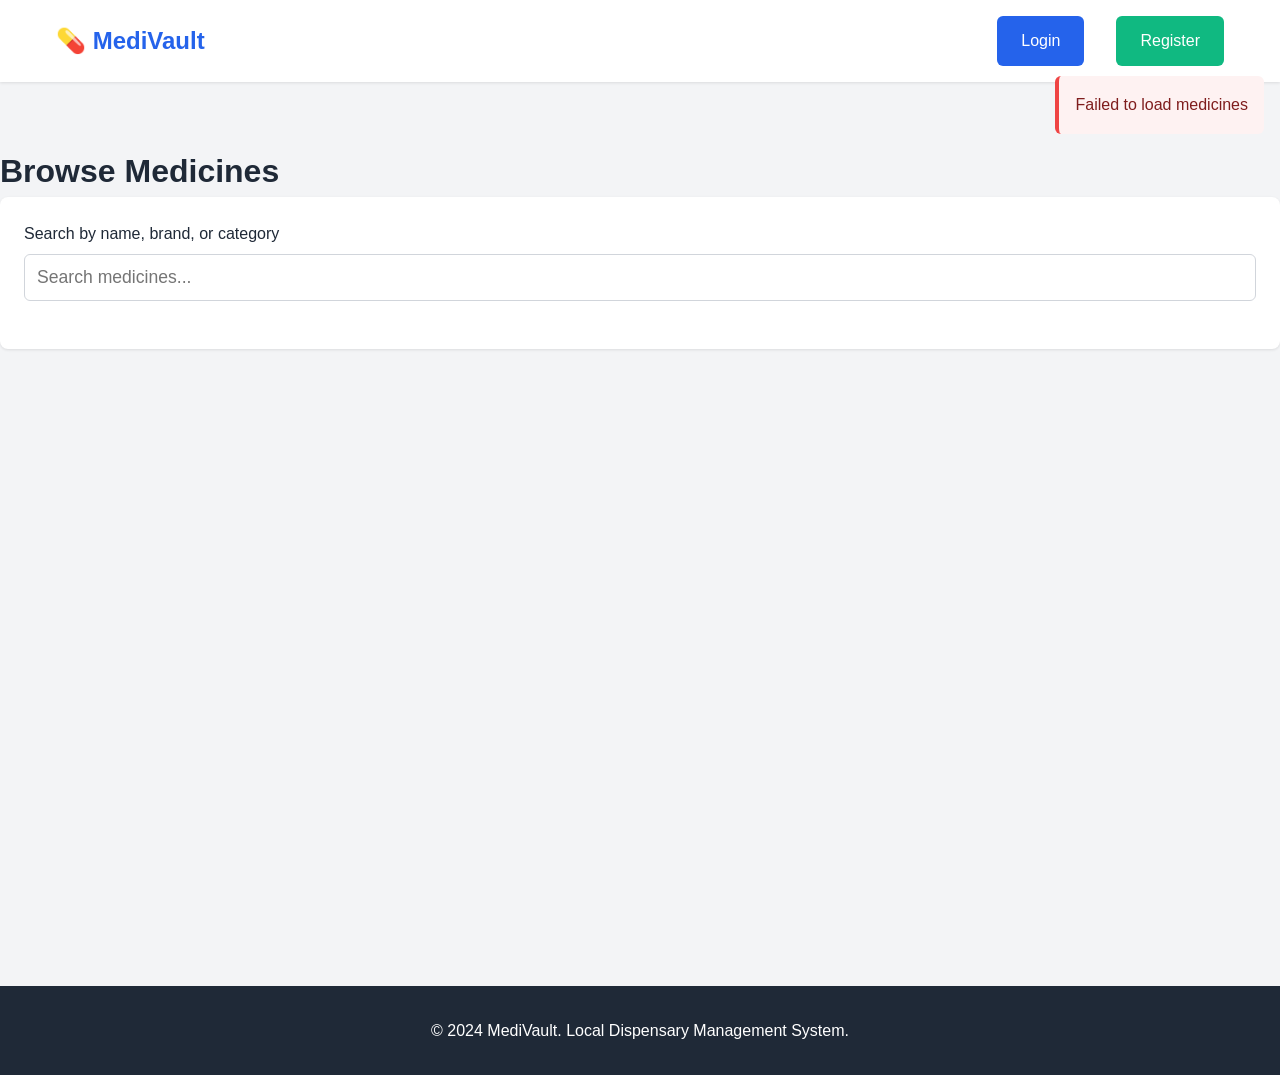
<file: Frontend/pages/search.html>
<!DOCTYPE html>
<html lang="en">
<head>
    <meta charset="UTF-8">
    <meta name="viewport" content="width=device-width, initial-scale=1.0">
    <title>Search Medicines - MediVault</title>
    <link rel="stylesheet" href="/Frontend/styles/main.css">
    <link rel="stylesheet" href="/Frontend/styles/responsive.css">
</head>
<body>
    <header>
        <div class="container">
            <a href="/" class="logo">💊 MediVault</a>
            <nav id="user-menu"></nav>
        </div>
    </header>

    <main>
        <div class="container" style="padding: 2rem 0;">
            <h1>Browse Medicines</h1>

            <div class="card">
                <div class="form-group">
                    <label for="search-input">Search by name, brand, or category</label>
                    <input type="text" id="search-input" placeholder="Search medicines..." style="font-size: 1.1rem; padding: 0.75rem;">
                </div>
            </div>

            <div id="medicines-grid" class="grid grid-3">
                <!-- Medicines will be loaded here -->
            </div>

            <div id="pagination" class="flex-center gap-2" style="margin-top: 2rem;">
                <!-- Pagination buttons will be here -->
            </div>
        </div>
    </main>

    <footer>
        <p>&copy; 2024 MediVault. Local Dispensary Management System.</p>
    </footer>

    <script src="/Frontend/scripts/utils.js"></script>
    <script src="/Frontend/scripts/api.js"></script>
    <script src="/Frontend/scripts/auth.js"></script>

    <script>
        let currentPage = 1;
        let currentSearch = '';

        async function loadMedicines(page = 1, search = '') {
            try {
                const response = search
                    ? await API.searchMedicines(search, page)
                    : await API.getMedicines(page);

                if (response.success) {
                    displayMedicines(response.data);
                    displayPagination(response.pagination, search);
                }
            } catch (error) {
                Utils.showNotification('Failed to load medicines', 'error');
            }
        }

        function displayMedicines(medicines) {
            const grid = document.getElementById('medicines-grid');

            if (medicines.length === 0) {
                grid.innerHTML = '<p style="grid-column: 1/-1;">No medicines found</p>';
                return;
            }

            grid.innerHTML = medicines.map(med => `
                <div class="card">
                    <h3>${med.name}</h3>
                    <p><strong>Brand:</strong> ${med.brand}</p>
                    <p><strong>Category:</strong> ${med.category}</p>
                    <p><strong>Price:</strong> ${Utils.formatCurrency(med.price)}</p>
                    <p>
                        <strong>Stock:</strong>
                        <span class="badge ${med.stock_level > 0 ? 'badge-success' : 'badge-danger'}">
                            ${med.stock_level > 0 ? `${med.stock_level} in stock` : 'Out of stock'}
                        </span>
                    </p>
                    ${med.prescription_required ? '<p><span class="badge badge-warning">Requires Prescription</span></p>' : ''}
                    <button class="btn btn-primary" onclick="addToCart(${med.med_id})" ${med.stock_level === 0 ? 'disabled' : ''}>
                        ${med.stock_level === 0 ? 'Out of Stock' : 'Add to Cart'}
                    </button>
                </div>
            `).join('');
        }

        function displayPagination(pagination, search) {
            const container = document.getElementById('pagination');
            let html = '';

            // Previous button
            if (pagination.page > 1) {
                html += `<button class="btn btn-outline" onclick="goToPage(${pagination.page - 1}, '${search}')">← Previous</button>`;
            }

            // Page info
            html += `<span>Page ${pagination.page} of ${pagination.pages}</span>`;

            // Next button
            if (pagination.page < pagination.pages) {
                html += `<button class="btn btn-outline" onclick="goToPage(${pagination.page + 1}, '${search}')">Next →</button>`;
            }

            container.innerHTML = html;
        }

        function goToPage(page, search = '') {
            currentPage = page;
            currentSearch = search;
            loadMedicines(page, search);
            window.scrollTo(0, 0);
        }

        async function addToCart(medId) {
            if (!Utils.isLoggedIn()) {
                Utils.showNotification('Please login to add items to cart', 'error');
                window.location.href = '/Frontend/pages/login.html';
                return;
            }

            try {
                await Cart.addToCart(medId, 1);
                Utils.showNotification('Item added to cart!', 'success');
            } catch (error) {
                Utils.showNotification('Failed to add item to cart', 'error');
            }
        }

        // Search functionality
        document.getElementById('search-input').addEventListener('input', (e) => {
            const query = e.target.value.trim();
            currentSearch = query;
            currentPage = 1;

            if (query.length > 0) {
                loadMedicines(1, query);
            } else {
                loadMedicines(1, '');
            }
        });

        // Load medicines on page load
        document.addEventListener('DOMContentLoaded', () => {
            loadMedicines();
        });
    </script>
</body>
</html>
</file>
<file: Frontend/styles/main.css>
:root {
    --primary-color: #2563eb;
    --secondary-color: #10b981;
    --danger-color: #ef4444;
    --warning-color: #f59e0b;
    --success-color: #10b981;
    --light-bg: #f3f4f6;
    --white: #ffffff;
    --text-dark: #1f2937;
    --text-light: #6b7280;
    --border-color: #d1d5db;
    --shadow: 0 1px 3px rgba(0, 0, 0, 0.1);
    --shadow-lg: 0 10px 25px rgba(0, 0, 0, 0.1);
}

* {
    margin: 0;
    padding: 0;
    box-sizing: border-box;
}

body {
    font-family: -apple-system, BlinkMacSystemFont, 'Segoe UI', Roboto, 'Helvetica Neue', Arial, sans-serif;
    background-color: var(--light-bg);
    color: var(--text-dark);
    line-height: 1.6;
}

/* Header & Navigation */
header {
    background: var(--white);
    box-shadow: var(--shadow);
    padding: 1rem 2rem;
    position: sticky;
    top: 0;
    z-index: 100;
}

header .container {
    display: flex;
    justify-content: space-between;
    align-items: center;
    max-width: 1200px;
    margin: 0 auto;
}

.logo {
    font-size: 1.5rem;
    font-weight: bold;
    color: var(--primary-color);
    text-decoration: none;
}

nav {
    display: flex;
    gap: 2rem;
    align-items: center;
}

nav a, nav button {
    color: var(--text-dark);
    text-decoration: none;
    font-size: 0.95rem;
    transition: color 0.2s;
}

nav a:hover {
    color: var(--primary-color);
}

/* Main Container */
.container {
    max-width: 1200px;
    margin: 0 auto;
    padding: 0 1rem;
}

/* Forms */
.form-group {
    margin-bottom: 1.5rem;
}

label {
    display: block;
    margin-bottom: 0.5rem;
    font-weight: 500;
    color: var(--text-dark);
}

input[type="text"],
input[type="email"],
input[type="password"],
input[type="number"],
input[type="date"],
select,
textarea {
    width: 100%;
    padding: 0.75rem;
    border: 1px solid var(--border-color);
    border-radius: 0.375rem;
    font-size: 1rem;
    transition: border-color 0.2s;
}

input:focus,
select:focus,
textarea:focus {
    outline: none;
    border-color: var(--primary-color);
    box-shadow: 0 0 0 3px rgba(37, 99, 235, 0.1);
}

/* Buttons */
button, .btn {
    padding: 0.75rem 1.5rem;
    border: none;
    border-radius: 0.375rem;
    font-size: 1rem;
    font-weight: 500;
    cursor: pointer;
    transition: all 0.2s;
    text-decoration: none;
    display: inline-block;
}

.btn-primary {
    background: var(--primary-color);
    color: var(--white);
}

.btn-primary:hover {
    background: #1d4ed8;
    box-shadow: var(--shadow-lg);
}

.btn-secondary {
    background: var(--secondary-color);
    color: var(--white);
}

.btn-secondary:hover {
    background: #059669;
}

.btn-danger {
    background: var(--danger-color);
    color: var(--white);
}

.btn-danger:hover {
    background: #dc2626;
}

.btn-warning {
    background: var(--warning-color);
    color: var(--white);
}

.btn-outline {
    background: transparent;
    border: 1px solid var(--border-color);
    color: var(--text-dark);
}

.btn-outline:hover {
    background: var(--light-bg);
}

.btn:disabled {
    opacity: 0.5;
    cursor: not-allowed;
}

/* Cards */
.card {
    background: var(--white);
    border-radius: 0.5rem;
    padding: 1.5rem;
    box-shadow: var(--shadow);
    margin-bottom: 1.5rem;
}

.card-header {
    font-size: 1.25rem;
    font-weight: 600;
    margin-bottom: 1rem;
    padding-bottom: 1rem;
    border-bottom: 1px solid var(--border-color);
}

/* Modal */
.modal {
    display: none;
    position: fixed;
    top: 0;
    left: 0;
    right: 0;
    bottom: 0;
    background: rgba(0, 0, 0, 0.5);
    z-index: 1000;
    align-items: center;
    justify-content: center;
}

.modal.active {
    display: flex;
}

.modal-content {
    background: var(--white);
    border-radius: 0.5rem;
    max-width: 500px;
    width: 90%;
    padding: 2rem;
    max-height: 90vh;
    overflow-y: auto;
}

.modal-header {
    font-size: 1.5rem;
    font-weight: 600;
    margin-bottom: 1rem;
}

.modal-close {
    position: absolute;
    top: 1rem;
    right: 1rem;
    background: none;
    border: none;
    font-size: 1.5rem;
    cursor: pointer;
}

/* Alerts & Notifications */
.alert {
    padding: 1rem;
    border-radius: 0.375rem;
    margin-bottom: 1rem;
    border-left: 4px solid;
}

.alert-success {
    background: #ecfdf5;
    border-color: var(--success-color);
    color: #065f46;
}

.alert-error {
    background: #fef2f2;
    border-color: var(--danger-color);
    color: #7f1d1d;
}

.alert-warning {
    background: #fffbeb;
    border-color: var(--warning-color);
    color: #78350f;
}

.alert-info {
    background: #eff6ff;
    border-color: var(--primary-color);
    color: #0c2340;
}

/* Tables */
table {
    width: 100%;
    border-collapse: collapse;
    margin-top: 1rem;
}

th {
    background: var(--light-bg);
    padding: 1rem;
    text-align: left;
    font-weight: 600;
    border-bottom: 1px solid var(--border-color);
}

td {
    padding: 1rem;
    border-bottom: 1px solid var(--border-color);
}

tr:hover {
    background: var(--light-bg);
}

/* Grid Layouts */
.grid {
    display: grid;
    gap: 1.5rem;
}

.grid-2 {
    grid-template-columns: repeat(2, 1fr);
}

.grid-3 {
    grid-template-columns: repeat(3, 1fr);
}

.grid-4 {
    grid-template-columns: repeat(4, 1fr);
}

/* Flexbox */
.flex {
    display: flex;
}

.flex-between {
    display: flex;
    justify-content: space-between;
    align-items: center;
}

.flex-center {
    display: flex;
    justify-content: center;
    align-items: center;
}

.gap-1 { gap: 0.5rem; }
.gap-2 { gap: 1rem; }
.gap-3 { gap: 1.5rem; }

/* Spacing Utilities */
.m-0 { margin: 0; }
.m-1 { margin: 0.5rem; }
.m-2 { margin: 1rem; }
.m-3 { margin: 1.5rem; }

.p-1 { padding: 0.5rem; }
.p-2 { padding: 1rem; }
.p-3 { padding: 1.5rem; }

.mt-1 { margin-top: 0.5rem; }
.mt-2 { margin-top: 1rem; }
.mt-3 { margin-top: 1.5rem; }

/* Status Badges */
.badge {
    display: inline-block;
    padding: 0.25rem 0.75rem;
    border-radius: 0.25rem;
    font-size: 0.85rem;
    font-weight: 600;
}

.badge-success {
    background: #d1fae5;
    color: #065f46;
}

.badge-danger {
    background: #fee2e2;
    color: #7f1d1d;
}

.badge-warning {
    background: #fef3c7;
    color: #92400e;
}

.badge-pending {
    background: #dbeafe;
    color: #0c2340;
}

/* Loading Spinner */
.spinner {
    display: inline-block;
    width: 20px;
    height: 20px;
    border: 3px solid var(--border-color);
    border-top-color: var(--primary-color);
    border-radius: 50%;
    animation: spin 1s linear infinite;
}

@keyframes spin {
    to { transform: rotate(360deg); }
}

/* Utility Classes */
.text-center { text-align: center; }
.text-right { text-align: right; }
.text-muted { color: var(--text-light); }
.text-small { font-size: 0.875rem; }

.hidden { display: none; }
.block { display: block; }
.inline { display: inline; }
.inline-block { display: inline-block; }

/* Responsive Images */
img {
    max-width: 100%;
    height: auto;
}

/* Hero Section */
.hero {
    background: linear-gradient(135deg, var(--primary-color), #1e40af);
    color: var(--white);
    padding: 4rem 2rem;
    text-align: center;
}

.hero h1 {
    font-size: 2.5rem;
    margin-bottom: 1rem;
}

.hero p {
    font-size: 1.1rem;
    margin-bottom: 2rem;
}

/* Page Content */
main {
    min-height: calc(100vh - 60px);
    padding: 2rem 0;
}

footer {
    background: var(--text-dark);
    color: var(--white);
    text-align: center;
    padding: 2rem;
    margin-top: 4rem;
}
</file>
<file: Frontend/styles/responsive.css>
/* Tablet Screens (768px) */
@media (max-width: 768px) {
    header .container {
        flex-direction: column;
        gap: 1rem;
    }

    nav {
        width: 100%;
        justify-content: space-around;
    }

    .grid-2,
    .grid-3,
    .grid-4 {
        grid-template-columns: 1fr;
    }

    .hero h1 {
        font-size: 1.75rem;
    }

    .hero p {
        font-size: 1rem;
    }

    .modal-content {
        width: 95%;
        padding: 1.5rem;
    }

    table {
        font-size: 0.9rem;
    }

    th, td {
        padding: 0.75rem 0.5rem;
    }

    .modal-content {
        max-width: 90%;
    }
}

/* Small Screens (320px - 480px) */
@media (max-width: 480px) {
    body {
        font-size: 0.95rem;
    }

    header {
        padding: 1rem;
    }

    .logo {
        font-size: 1.25rem;
    }

    nav {
        flex-direction: column;
        gap: 0.5rem;
    }

    nav a {
        font-size: 0.85rem;
    }

    .container {
        padding: 0 0.75rem;
    }

    main {
        padding: 1rem 0;
    }

    .card {
        padding: 1rem;
    }

    .card-header {
        font-size: 1.1rem;
    }

    button, .btn {
        width: 100%;
        padding: 0.65rem 1rem;
    }

    input[type="text"],
    input[type="email"],
    input[type="password"],
    input[type="number"],
    input[type="date"],
    select,
    textarea {
        padding: 0.65rem;
        font-size: 16px; /* Prevents zoom on iOS */
    }

    .grid {
        gap: 1rem;
    }

    .grid-2,
    .grid-3,
    .grid-4 {
        grid-template-columns: 1fr;
    }

    .hero {
        padding: 2rem 1rem;
    }

    .hero h1 {
        font-size: 1.5rem;
    }

    .hero p {
        font-size: 0.95rem;
    }

    table {
        font-size: 0.8rem;
    }

    th, td {
        padding: 0.5rem;
    }

    .modal-content {
        width: 95%;
        padding: 1.5rem 1rem;
    }

    .flex-between {
        flex-direction: column;
        align-items: flex-start;
        gap: 0.5rem;
    }
}

/* Large Screens (1280px and above) */
@media (min-width: 1280px) {
    .container {
        max-width: 1280px;
    }

    .grid-2 {
        grid-template-columns: repeat(2, 1fr);
    }

    .grid-3 {
        grid-template-columns: repeat(3, 1fr);
    }

    .grid-4 {
        grid-template-columns: repeat(4, 1fr);
    }
}

/* Print Styles */
@media print {
    header, footer, nav, button, .btn {
        display: none;
    }

    body {
        background: white;
    }

    .card {
        box-shadow: none;
        border: 1px solid #d1d5db;
    }
}
</file>
